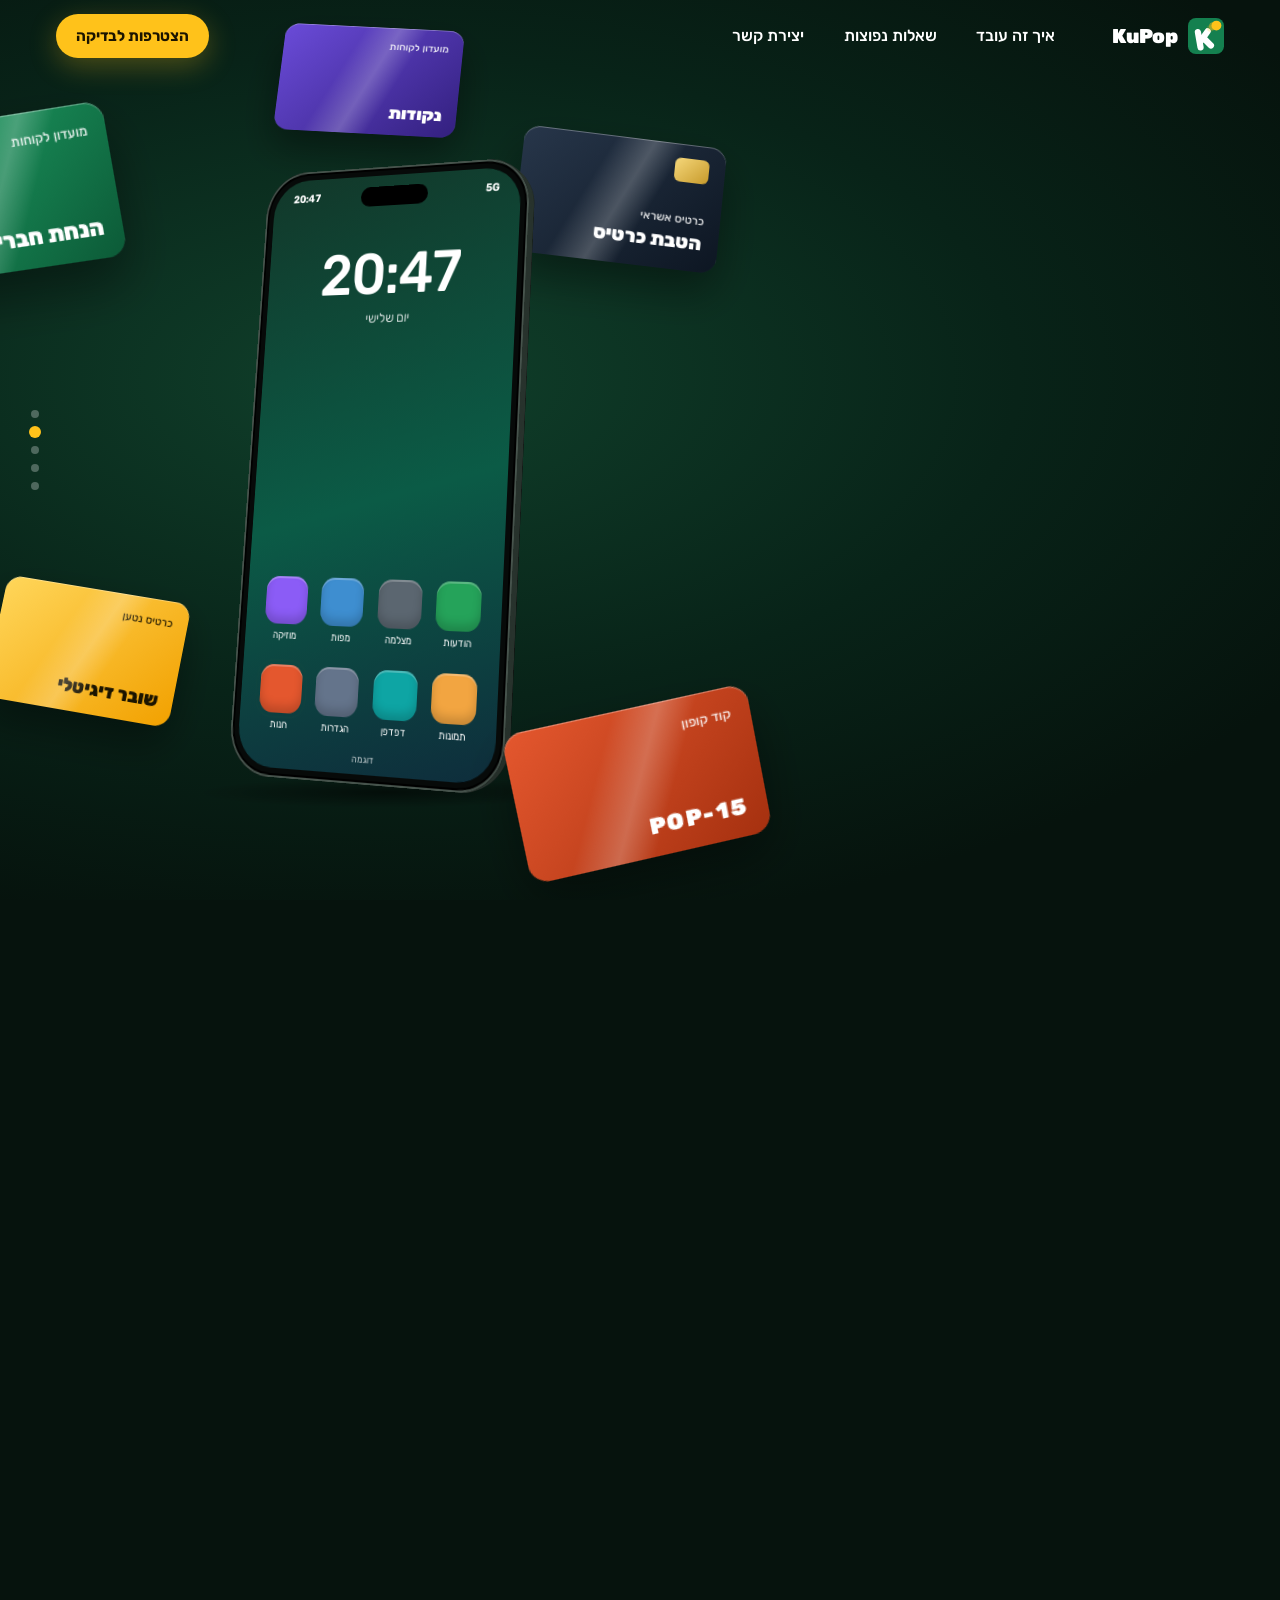
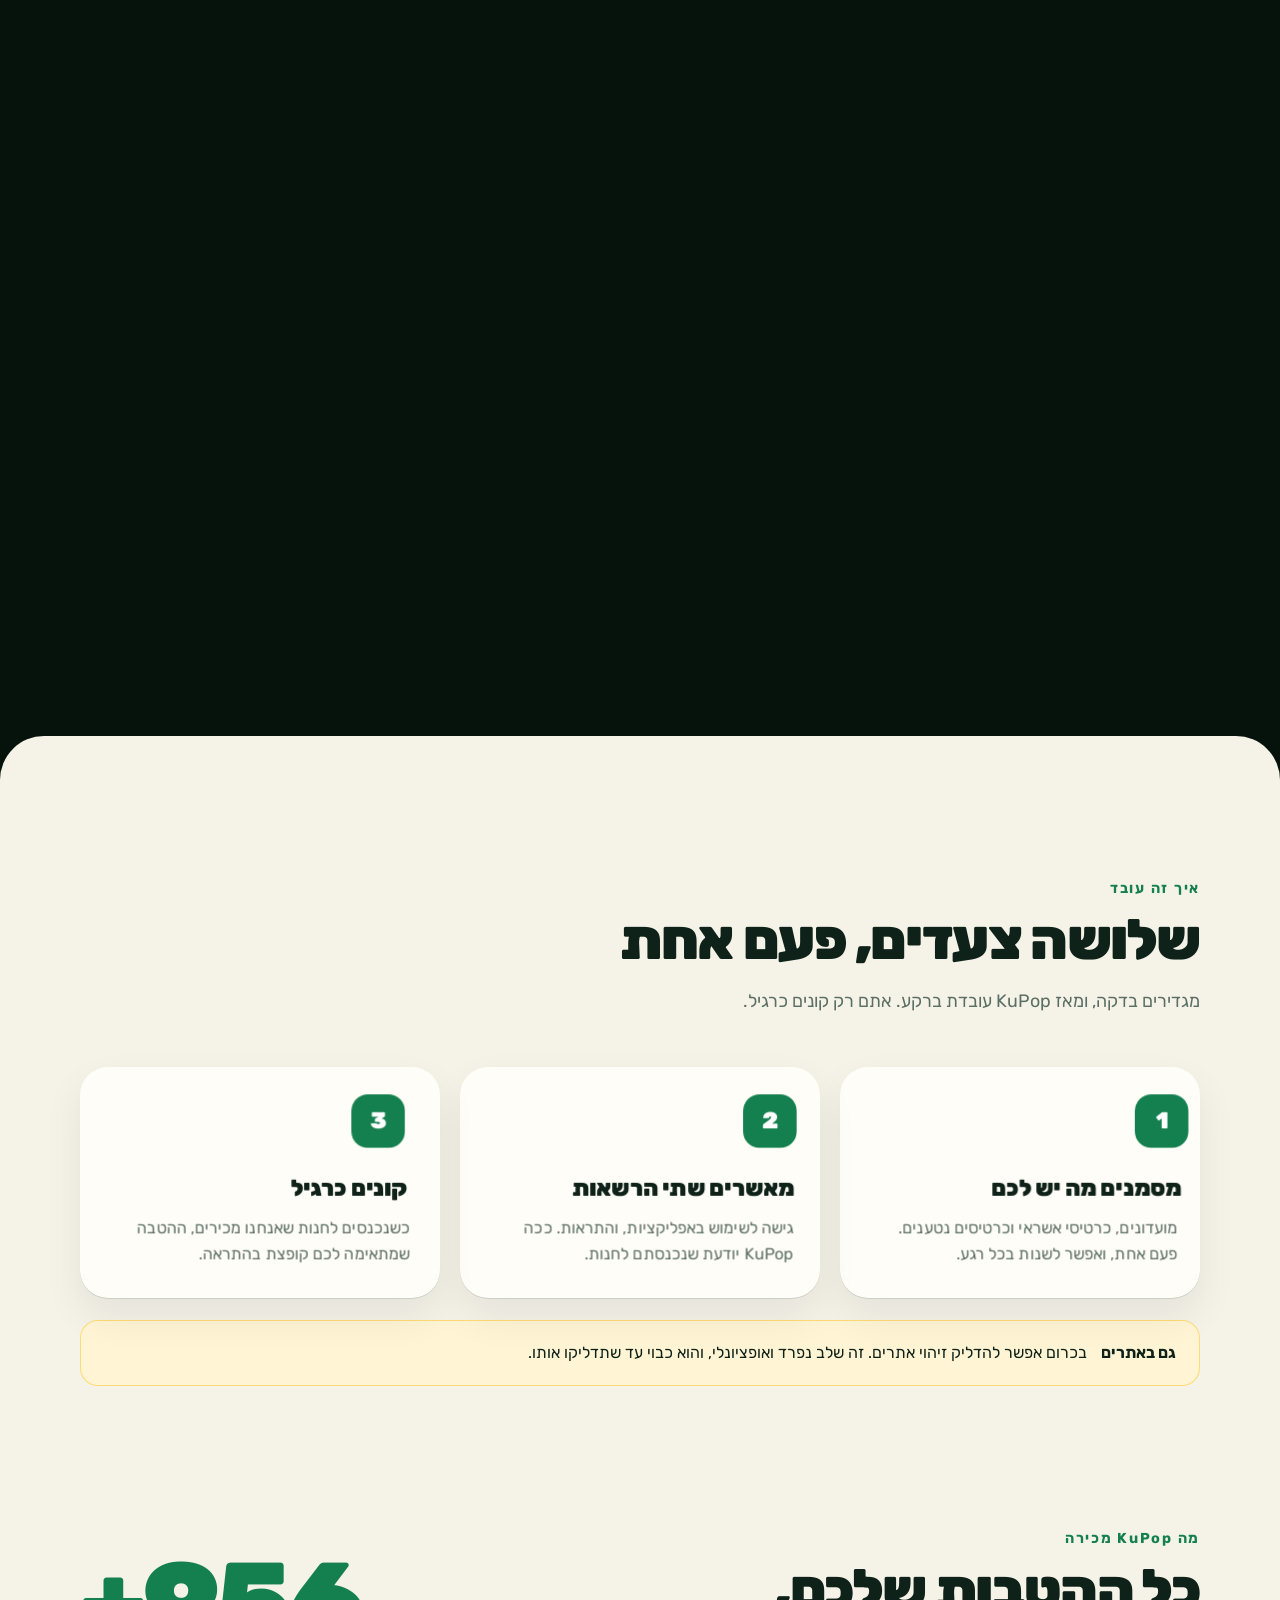
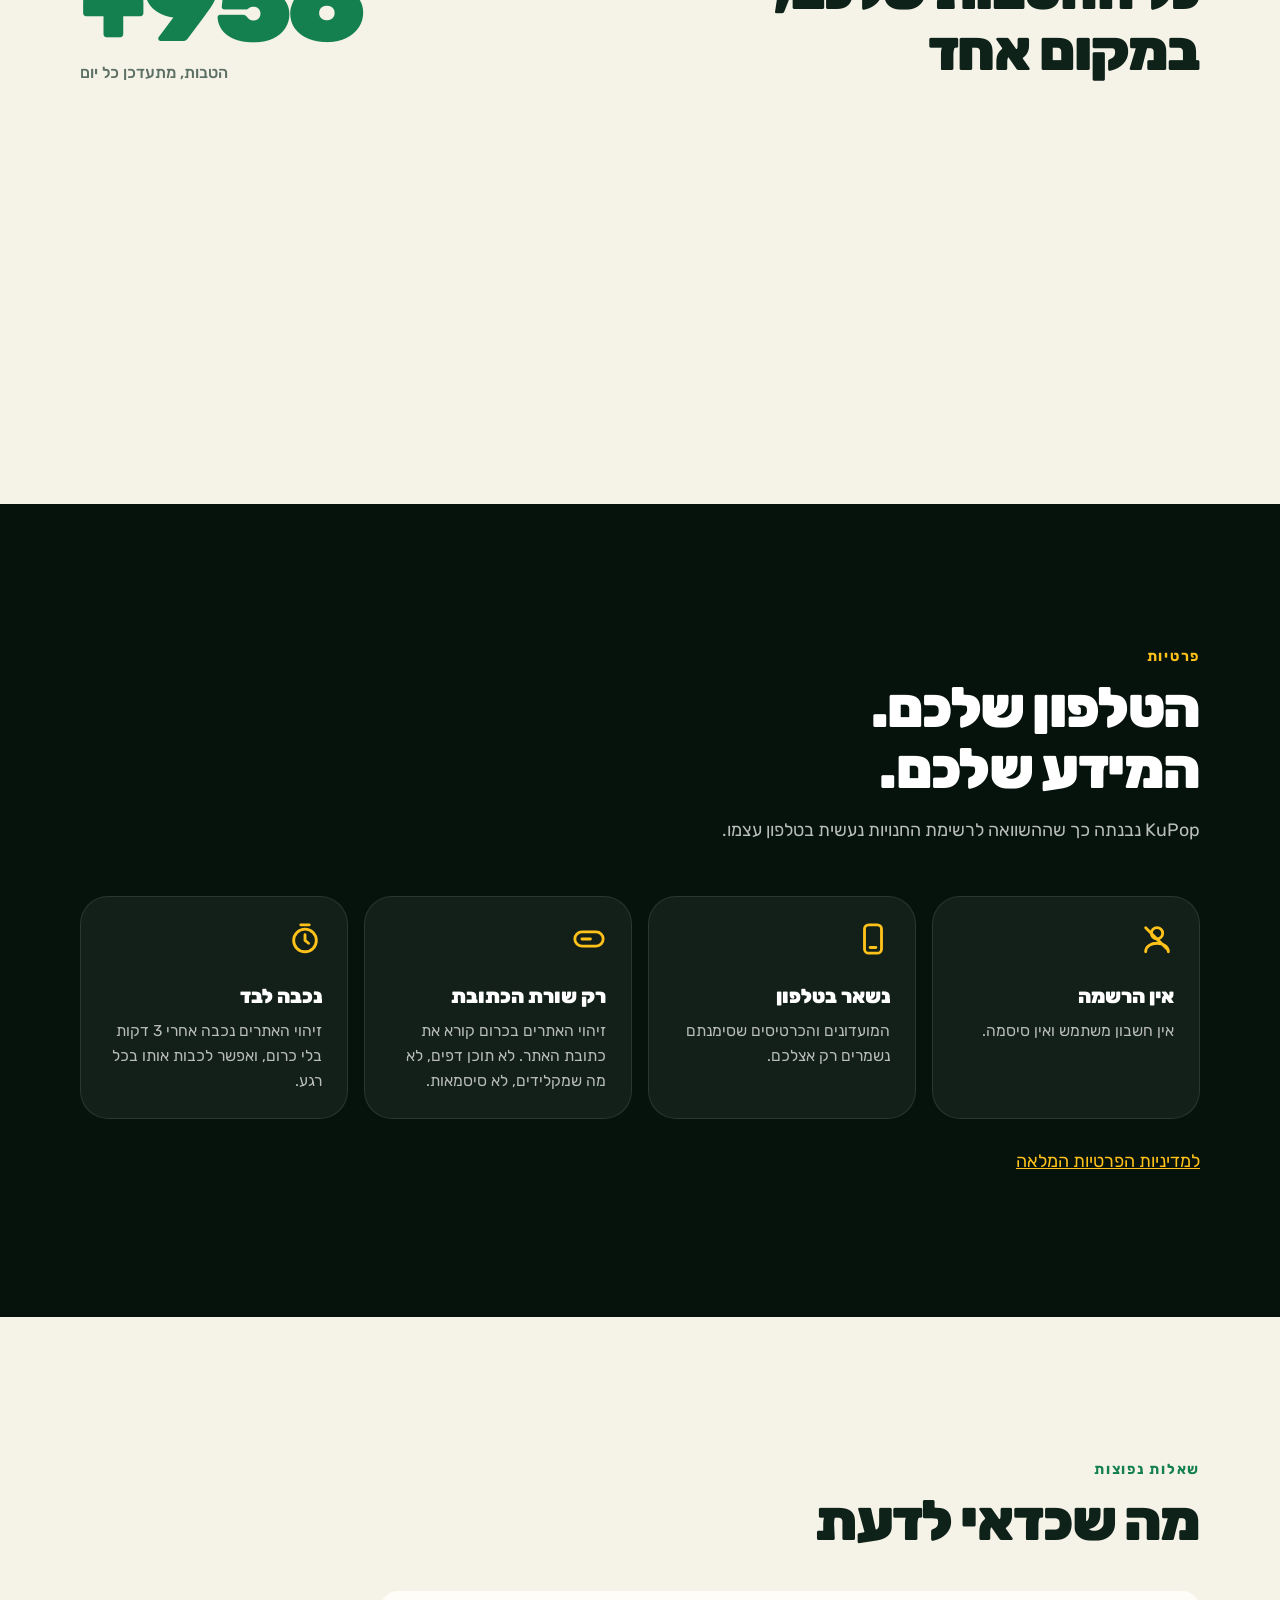
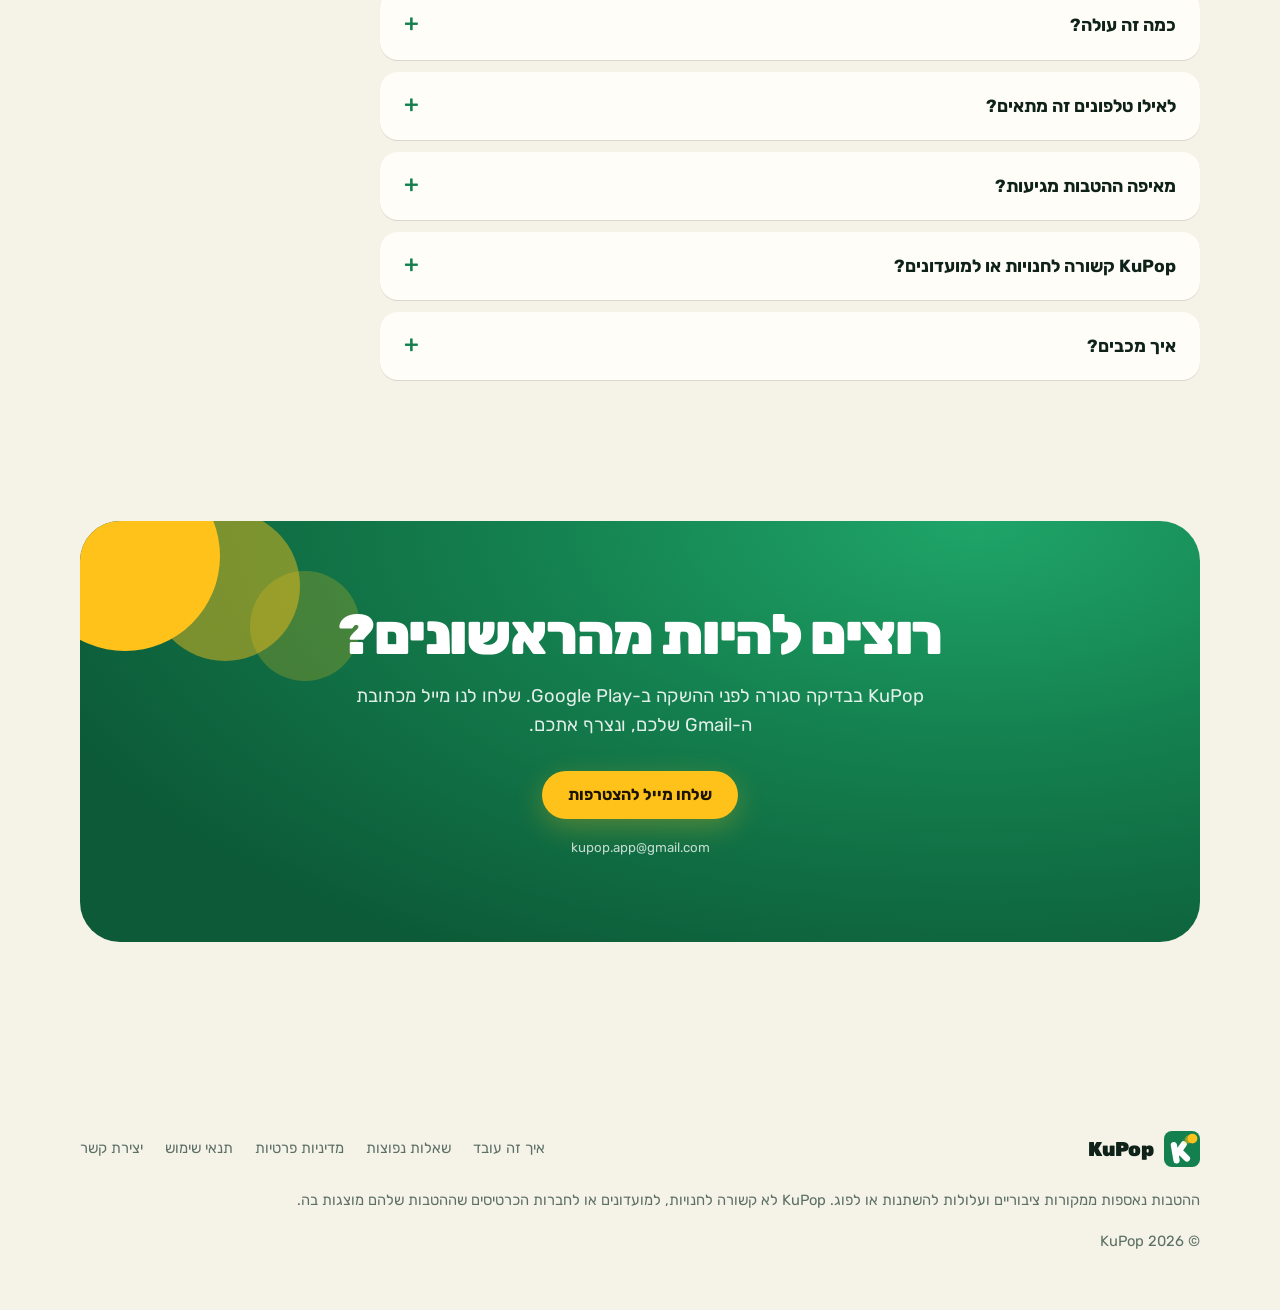
<file: index.html>
<!doctype html>
<html lang="he" dir="rtl">
<head>
<meta charset="utf-8">
<meta name="viewport" content="width=device-width, initial-scale=1, viewport-fit=cover">
<title>KuPop · ההנחה הכי טובה, ברגע הקנייה</title>
<meta name="description" content="KuPop מקפיצה את ההטבה שלכם כשנכנסים לחנות, באפליקציה או באתר בכרום. מועדון, כרטיס אשראי, כרטיס נטען או קוד קופון.">
<meta name="theme-color" content="#06130D">
<link rel="canonical" href="https://www.kupop.co.il/">
<meta property="og:type" content="website">
<meta property="og:site_name" content="KuPop">
<meta property="og:locale" content="he_IL">
<meta property="og:url" content="https://www.kupop.co.il/">
<meta property="og:title" content="KuPop · ההנחה הכי טובה, ברגע הקנייה">
<meta property="og:description" content="KuPop מקפיצה את ההטבה שלכם כשנכנסים לחנות, באפליקציה או באתר בכרום. מועדון, כרטיס אשראי, כרטיס נטען או קוד קופון.">
<script type="application/ld+json">{"@context":"https://schema.org","@graph":[{"@type":"WebSite","@id":"https://www.kupop.co.il/#website","url":"https://www.kupop.co.il/","name":"KuPop","inLanguage":"he"},{"@type":"Organization","@id":"https://www.kupop.co.il/#org","name":"KuPop","url":"https://www.kupop.co.il/","logo":"https://www.kupop.co.il/logo.svg","email":"kupop.app@gmail.com"}]}</script>
<link rel="icon" href="logo.svg" type="image/svg+xml">
<style>
@font-face{font-family:"Rubik"; font-style:normal; font-weight:300 900; font-display:swap; src:url(fonts/rubik-hebrew.woff2) format("woff2");
  unicode-range:U+0307-0308,U+0590-05FF,U+200C-2010,U+20AA,U+25CC,U+FB1D-FB4F}
@font-face{font-family:"Rubik"; font-style:normal; font-weight:300 900; font-display:swap; src:url(fonts/rubik-latin.woff2) format("woff2");
  unicode-range:U+0000-00FF,U+0131,U+0152-0153,U+02BB-02BC,U+02C6,U+02DA,U+02DC,U+0304,U+0308,U+0329,U+2000-206F,U+20AC,U+2122,U+2191,U+2193,U+2212,U+2215,U+FEFF,U+FFFD}
:root{
  --ink:#06130D; --forest:#0B3D2A; --green:#14804F; --green-2:#1FA568; --gold:#FFC21A;
  --bg:#F5F2E8; --surface:#FFFDF7; --text:#0F2219; --muted:#5C6F64; --line:rgba(15,34,25,.12);
  --r-lg:28px; --r-md:18px;
  --ease:cubic-bezier(.2,.8,.2,1);
}
@media (prefers-color-scheme: dark){
  :root{ --bg:#0A1711; --surface:#11231A; --text:#EAF2EC; --muted:#9DB3A6; --line:rgba(234,242,236,.14); }
}
*{box-sizing:border-box}
html{scroll-behavior:smooth; -webkit-text-size-adjust:100%}
body{margin:0; font-family:"Rubik","Heebo","Segoe UI","Noto Sans Hebrew","Arial Hebrew",system-ui,sans-serif;
  background:var(--ink); color:var(--text); line-height:1.6; -webkit-font-smoothing:antialiased; overflow-x:hidden}
a{color:inherit}
h1,h2,h3,p{margin:0}
:focus-visible{outline:3px solid var(--gold); outline-offset:3px; border-radius:6px}

/* ---------- nav ---------- */
.nav{position:fixed; inset:0 0 auto 0; z-index:50; display:flex; align-items:center; justify-content:space-between;
  padding:14px clamp(18px,5vw,56px); color:#fff; transition:background .4s, color .4s, box-shadow .4s}
.nav.solid{background:color-mix(in srgb, var(--bg) 82%, transparent); color:var(--text);
  -webkit-backdrop-filter:blur(18px) saturate(160%); backdrop-filter:blur(18px) saturate(160%); box-shadow:0 1px 0 var(--line)}
.brand{display:flex; align-items:center; gap:10px; font-weight:900; font-size:1.25rem; text-decoration:none; letter-spacing:-.01em}
.brand svg{width:36px; height:36px; display:block}
.btn{display:inline-flex; align-items:center; justify-content:center; gap:8px; min-height:48px; padding:0 26px; border-radius:999px;
  font:inherit; font-weight:700; text-decoration:none; cursor:pointer; border:0; transition:transform .3s var(--ease), box-shadow .3s, background .3s}
.btn-gold{background:var(--gold); color:#1B1400; box-shadow:0 8px 28px rgba(255,194,26,.28)}
.btn-gold:hover{transform:translateY(-2px); box-shadow:0 14px 36px rgba(255,194,26,.42)}
.btn-ghost{color:#fff; box-shadow:inset 0 0 0 1.5px rgba(255,255,255,.4)}
.btn-ghost:hover{background:rgba(255,255,255,.1)}

/* ---------- pinned 3D stage ---------- */
.stage{position:relative; height:620vh; background:var(--ink)}
.pin{position:sticky; top:0; height:100vh; height:100svh; overflow:hidden; color:#fff;
  background:radial-gradient(110% 80% at 30% 42%, #10402B 0%, #082318 45%, var(--ink) 78%)}
.glow-gold{position:absolute; inset:0; opacity:0; pointer-events:none;
  background:radial-gradient(60% 50% at 36% 38%, rgba(255,194,26,.32), transparent 70%)}
.floor{position:absolute; left:-60%; right:-60%; bottom:-12%; height:62%; overflow:hidden; pointer-events:none;
  transform:perspective(900px) rotateX(74deg); transform-origin:50% 100%;
  -webkit-mask-image:radial-gradient(60% 90% at 50% 100%, #000 10%, transparent 75%); mask-image:radial-gradient(60% 90% at 50% 100%, #000 10%, transparent 75%)}
.floor i{position:absolute; inset:-80px 0 0 0; opacity:.5;
  background:
    repeating-linear-gradient(0deg, rgba(31,165,104,.55) 0 1.5px, transparent 1.5px 80px),
    repeating-linear-gradient(90deg, rgba(31,165,104,.55) 0 1.5px, transparent 1.5px 80px)}

.scene{position:absolute; inset:0; perspective:1400px; perspective-origin:50% 46%; direction:ltr; z-index:2; pointer-events:none}
.enter,.world,.phone,.phone-in{transform-style:preserve-3d}
.enter{position:absolute; left:50%; top:50%; animation:enter 1.5s var(--ease) both}
@keyframes enter{from{transform:translate3d(0,120px,-900px) rotateY(24deg)} to{transform:none}}
.world{position:absolute; left:0; top:0}

.shadow{position:absolute; left:0; top:0; width:360px; height:70px; margin:-35px 0 0 -180px; border-radius:50%;
  background:radial-gradient(closest-side, rgba(0,0,0,.55), transparent); will-change:transform}

/* phone */
.phone{position:absolute; left:0; top:0; width:290px; height:600px; margin:-300px 0 0 -145px; will-change:transform}
.phone-in{position:absolute; inset:0; animation:bob 7s ease-in-out infinite}
@keyframes bob{50%{transform:translate3d(0,-10px,0) rotateZ(.6deg)}}
.slice{position:absolute; inset:0; border-radius:46px; background:#27322c}
.slice.back{background:linear-gradient(160deg,#1c2520,#0d1310)}
.body{position:absolute; inset:0; border-radius:46px; background:#070a09; box-shadow:inset 0 0 0 2px #46534c, inset 0 0 0 4px #000}
.screen{position:absolute; inset:9px; border-radius:38px; overflow:hidden; direction:rtl; background:#000; font-size:13px; line-height:1.35; color:#10231A}
.island{position:absolute; top:20px; left:50%; width:74px; height:20px; margin-left:-37px; border-radius:12px; background:#000; z-index:6}
.scr{position:absolute; inset:0; will-change:opacity,transform}
.status{display:flex; justify-content:space-between; padding:13px 22px 0; font-size:11px; font-weight:700; color:#fff; direction:ltr}
/* home */
.scr-home{background:linear-gradient(165deg,#12382a,#0b5b46 55%,#0e2d3c); color:#fff}
.clock{margin-top:44px; text-align:center; font-size:58px; font-weight:500; letter-spacing:-.02em; direction:ltr; line-height:1}
.date{text-align:center; font-size:13px; opacity:.8; margin-top:6px}
.apps{position:absolute; inset:auto 18px 34px 18px; display:grid; grid-template-columns:repeat(4,1fr); gap:20px 10px}
.app{display:grid; justify-items:center; gap:5px; font-size:10px}
.app i{width:46px; height:46px; border-radius:14px; background:var(--c); box-shadow:inset 0 -6px 10px rgba(0,0,0,.18), inset 0 2px 0 rgba(255,255,255,.25)}
.app-store i{position:relative}
.app-store i::after{content:""; position:absolute; inset:-5px; border-radius:18px; border:2px solid var(--gold); opacity:var(--ring,0); transform:scale(calc(1 + var(--ring,0)*.12))}
/* store */
.scr-store{background:#FBF7F0; transform-origin:79% 63%}
.scr-store .status{color:#10231A}
.s-bar{display:flex; align-items:center; justify-content:space-between; padding:14px 18px 10px; font-weight:900; font-size:16px}
.s-bar small{font-weight:500; font-size:10px; color:#7b857f; display:block}
.s-cart{width:30px; height:30px; border-radius:10px; background:#10231A}
.s-hero{margin:4px 14px 12px; height:128px; border-radius:18px; padding:16px; color:#fff; display:flex; flex-direction:column; justify-content:flex-end;
  background:linear-gradient(135deg,#E4572E,#F2A541)}
.s-hero b{font-size:19px; font-weight:900; line-height:1.15}
.s-grid{display:grid; grid-template-columns:1fr 1fr; gap:10px; padding:0 14px}
.s-item{border-radius:14px; background:#fff; padding:8px; box-shadow:0 2px 8px rgba(16,35,26,.06)}
.s-item i{display:block; height:74px; border-radius:10px; background:var(--c)}
.s-item u{display:block; height:7px; width:70%; margin-top:8px; border-radius:4px; background:#e4e0d6}
.s-item u+u{width:40%}
.s-pay{position:absolute; inset:auto 14px 26px 14px; height:48px; border-radius:16px; background:#10231A; color:#fff; display:flex; align-items:center; justify-content:space-between; padding:0 18px; font-weight:700}
/* saved */
.scr-saved{background:radial-gradient(120% 70% at 50% 30%, #1FA568, #14804F 60%, #0e6a40); color:#fff; display:flex; flex-direction:column; align-items:center; justify-content:center; text-align:center}
.scr-saved small{font-size:15px; opacity:.9}
.scr-saved b{font-size:74px; font-weight:900; line-height:1; margin:6px 0 8px; direction:ltr}
.scr-saved b span{font-size:.5em; margin-inline-start:.12em}
.scr-saved em{font-style:normal; font-size:13px; opacity:.9}
/* notification */
.notif{position:absolute; inset:46px 10px auto 10px; z-index:5; padding:12px 14px 10px; border-radius:22px; background:#fff; box-shadow:0 14px 34px rgba(0,0,0,.28); will-change:transform,opacity}
.n-head{display:flex; align-items:center; gap:6px; font-size:10px; color:#6d7a73}
.n-head svg{width:16px; height:16px}
.n-title{font-weight:900; font-size:15px; margin-top:6px}
.n-text{font-size:12px; color:#3f4f47; margin-top:2px}
.n-actions{display:flex; align-items:center; gap:12px; margin-top:10px; font-size:11px; color:#6d7a73}
.n-actions b{background:var(--green); color:#fff; border-radius:999px; padding:5px 14px; font-weight:700}
.demo-tag{position:absolute; inset:auto 0 8px 0; text-align:center; font-size:9px; color:rgba(255,255,255,.75); mix-blend-mode:difference; z-index:7}
/* coin */
.coin,.echo{position:absolute; left:50%; top:50%; width:84px; height:84px; margin:-42px 0 0 -42px; border-radius:50%; opacity:0; will-change:transform,opacity}
.coin{background:radial-gradient(circle at 35% 30%, #FFE38A, var(--gold) 55%, #E0A100); display:grid; place-items:center;
  box-shadow:inset 0 0 0 5px rgba(255,255,255,.28), 0 12px 30px rgba(255,194,26,.45)}
.coin span{font-weight:900; font-size:40px; color:#8a6400; line-height:1}
.echo{background:var(--gold)}

/* floating benefit cards */
.card{position:absolute; left:0; top:0; width:200px; height:126px; margin:-63px 0 0 -100px; direction:rtl; will-change:transform,opacity}
.card-in{position:absolute; inset:0; border-radius:16px; padding:14px 16px; color:#fff; overflow:hidden; display:flex; flex-direction:column; justify-content:space-between;
  background:var(--bgc); box-shadow:0 20px 44px rgba(0,0,0,.4), inset 0 1px 0 rgba(255,255,255,.3); animation:float var(--d,6s) ease-in-out var(--dl,0s) infinite}
@keyframes float{50%{transform:translate3d(0,-12px,0) rotate(1.4deg)}}
.card-in::after{content:""; position:absolute; inset:0; background:linear-gradient(115deg, transparent 35%, rgba(255,255,255,.22) 50%, transparent 62%)}
.card small{font-size:11px; opacity:.85; font-weight:500}
.card b{font-size:19px; font-weight:900; line-height:1.1}
.card i{width:34px; height:24px; border-radius:6px; background:linear-gradient(135deg,#f5d77a,#c79a2b); display:block}
.card.dark .card-in{color:#1B1400}

/* captions */
.caps{position:absolute; inset:0; z-index:5; pointer-events:none}
.cap{position:absolute; top:0; bottom:0; inset-inline-start:clamp(24px,7vw,110px); width:min(38vw,540px); display:flex; flex-direction:column; justify-content:center; align-items:flex-start; will-change:transform,opacity}
.cap a{pointer-events:auto}
.eyebrow{display:inline-flex; align-items:center; gap:8px; padding:6px 14px; border-radius:999px; font-size:.85rem; font-weight:500; color:var(--gold);
  background:rgba(255,194,26,.1); box-shadow:inset 0 0 0 1px rgba(255,194,26,.35); margin-bottom:22px}
.eyebrow::before{content:""; width:8px; height:8px; border-radius:50%; background:var(--gold)}
.cap h1,.cap h2{font-weight:900; letter-spacing:-.025em; line-height:1.04; text-wrap:balance}
.cap h1{font-size:clamp(2.5rem,5.4vw,5rem)}
.cap h2{font-size:clamp(2.2rem,4.6vw,4.2rem)}
.cap h1 em,.cap h2 em{font-style:normal; color:var(--gold)}
.cap p{margin-top:20px; font-size:clamp(1.05rem,1.35vw,1.3rem); color:rgba(255,255,255,.78); max-width:30em}
.cta{display:flex; flex-wrap:wrap; gap:12px; margin-top:32px}
.step-no{font-size:.9rem; font-weight:700; color:var(--gold); letter-spacing:.14em; margin-bottom:14px}

.dots{position:absolute; inset-inline-end:clamp(14px,2.4vw,34px); top:50%; transform:translateY(-50%); display:grid; gap:10px; z-index:6}
.dots i{width:8px; height:8px; border-radius:50%; background:rgba(255,255,255,.28); transition:background .3s, transform .3s}
.dots i.on{background:var(--gold); transform:scale(1.5)}
.hint{position:absolute; inset:auto 0 22px 0; text-align:center; font-size:.85rem; color:rgba(255,255,255,.6); z-index:6; transition:opacity .4s}
.hint::after{content:""; display:block; width:1.5px; height:26px; margin:8px auto 0; background:linear-gradient(var(--gold),transparent); animation:drip 1.8s ease-in-out infinite}
@keyframes drip{0%{transform:scaleY(0); transform-origin:top}50%{transform:scaleY(1); transform-origin:top}51%{transform-origin:bottom}100%{transform:scaleY(0); transform-origin:bottom}}

/* ---------- content sections ---------- */
.sheet{position:relative; z-index:3; background:var(--bg); border-radius:44px 44px 0 0; margin-top:-44px}
section.block{padding:clamp(72px,11vw,150px) clamp(20px,6vw,80px)}
.wrap{max-width:1120px; margin:0 auto}
.kicker{font-weight:700; color:var(--green); letter-spacing:.12em; font-size:.9rem}
@media (prefers-color-scheme: dark){ .kicker{color:var(--green-2)} }
.block h2{font-size:clamp(2rem,4.4vw,3.6rem); font-weight:900; letter-spacing:-.025em; line-height:1.08; margin-top:10px; text-wrap:balance}
.lead{margin-top:16px; font-size:clamp(1.05rem,1.4vw,1.25rem); color:var(--muted); max-width:36em}
:where(.js) .reveal{opacity:0; transform:translate3d(0,34px,0); transition:opacity .8s var(--ease), transform .8s var(--ease); transition-delay:var(--rd,0s)}
.reveal.in{opacity:1; transform:none}

.steps{display:grid; grid-template-columns:repeat(auto-fit,minmax(250px,1fr)); gap:20px; margin-top:52px; perspective:1200px}
.tile{position:relative; padding:30px 28px 32px; border-radius:var(--r-lg); background:var(--surface); box-shadow:0 1px 0 var(--line), 0 18px 40px rgba(15,34,25,.07);
  transform-style:preserve-3d; transition:transform .5s var(--ease), box-shadow .5s}
.tile .num{display:grid; place-items:center; width:52px; height:52px; border-radius:16px; background:var(--green); color:#fff; font-weight:900; font-size:1.4rem; transform:translateZ(36px)}
.tile h3{font-size:1.4rem; font-weight:900; margin-top:22px; transform:translateZ(22px)}
.tile p{color:var(--muted); margin-top:8px; transform:translateZ(12px)}
.note{display:flex; gap:14px; align-items:flex-start; margin-top:22px; padding:20px 24px; border-radius:var(--r-md); background:color-mix(in srgb, var(--gold) 16%, var(--surface)); box-shadow:inset 0 0 0 1px color-mix(in srgb, var(--gold) 50%, transparent)}
.note b{white-space:nowrap}

/* types fan */
.types-head{display:flex; flex-wrap:wrap; align-items:flex-end; justify-content:space-between; gap:24px}
.count{font-weight:900; line-height:1; font-size:clamp(3.4rem,9vw,7rem); letter-spacing:-.04em; color:var(--green); direction:ltr}
@media (prefers-color-scheme: dark){ .count{color:var(--gold)} }
.count small{display:block; font-size:1rem; letter-spacing:0; font-weight:500; color:var(--muted); direction:rtl; text-align:end; margin-top:6px}
.fan{display:grid; grid-template-columns:repeat(4,1fr); gap:18px; margin-top:52px; perspective:1300px}
.type{min-height:230px; border-radius:var(--r-lg); padding:26px; color:#fff; background:var(--bgc); display:flex; flex-direction:column; justify-content:space-between;
  box-shadow:0 24px 50px rgba(15,34,25,.18), inset 0 1px 0 rgba(255,255,255,.3); will-change:transform,opacity}
.type h3{font-size:1.5rem; font-weight:900; line-height:1.15}
.type p{opacity:.9; font-size:.98rem}
.type.gold{color:#1B1400}

/* privacy */
.dark-block{background:var(--ink); color:#fff}
.dark-block .lead{color:rgba(255,255,255,.72)}
.dark-block .kicker{color:var(--gold)}
.facts{display:grid; grid-template-columns:repeat(4,1fr); gap:16px; margin-top:52px}
.fact{padding:26px; border-radius:var(--r-lg); background:rgba(255,255,255,.05); box-shadow:inset 0 0 0 1px rgba(255,255,255,.1)}
.fact svg{width:34px; height:34px; stroke:var(--gold); fill:none; stroke-width:2; stroke-linecap:round; stroke-linejoin:round}
.fact h3{font-size:1.25rem; font-weight:900; margin-top:16px}
.fact p{color:rgba(255,255,255,.7); margin-top:6px; font-size:.98rem}

/* faq */
.faq{margin-top:40px; display:grid; gap:12px; max-width:820px}
.faq details{border-radius:var(--r-md); background:var(--surface); box-shadow:0 1px 0 var(--line)}
.faq summary{list-style:none; cursor:pointer; padding:20px 24px; font-weight:700; font-size:1.1rem; display:flex; justify-content:space-between; gap:16px; min-height:44px}
.faq summary::-webkit-details-marker{display:none}
.faq summary::after{content:"+"; font-weight:500; font-size:1.5rem; line-height:1; color:var(--green); transition:transform .3s}
.faq details[open] summary::after{transform:rotate(45deg)}
.faq p{padding:0 24px 22px; color:var(--muted)}

/* join */
.join{position:relative; overflow:hidden; border-radius:40px; padding:clamp(40px,7vw,84px); color:#fff; text-align:center;
  background:radial-gradient(90% 120% at 80% 0%, #1FA568, var(--green) 45%, #0c5a37)}
#join{scroll-margin-top:88px}
.join h2{margin:0}
.join p{margin:16px auto 30px; max-width:32em; color:rgba(255,255,255,.88); font-size:1.15rem}
.join small{display:block; margin-top:18px; color:rgba(255,255,255,.75); direction:ltr}
.join .orb{position:absolute; border-radius:50%; background:var(--gold); pointer-events:none}
.join .orb.a{width:190px; height:190px; inset:-60px auto auto -50px}
.join .orb.b{width:150px; height:150px; inset:-10px auto auto 70px; opacity:.45}
.join .orb.c{width:110px; height:110px; inset:50px auto auto 170px; opacity:.22}
.join > *:not(.orb){position:relative}

footer{background:var(--bg); padding:44px clamp(20px,6vw,80px) 56px; color:var(--muted); font-size:.92rem}
footer .wrap{display:grid; gap:18px}
.f-top{display:flex; flex-wrap:wrap; align-items:center; justify-content:space-between; gap:16px}
.f-links{display:flex; flex-wrap:wrap; gap:6px 22px}
.f-links a{text-decoration:none; padding:8px 0; min-height:44px; display:inline-flex; align-items:center}
.f-links a:hover{color:var(--text)}
footer .brand{color:var(--text)}

@media (max-width:1100px){ .facts{grid-template-columns:repeat(2,1fr)} }
@media (max-width:900px){ .fan{grid-template-columns:repeat(2,1fr)} .type{min-height:190px} }
@media (max-width:520px){ .facts{grid-template-columns:1fr} .fan{gap:12px} .type{padding:20px; min-height:170px} .type h3{font-size:1.2rem} .type p{font-size:.9rem} }
/* ---------- mobile ---------- */
@media (max-width:819px){
  .cap{inset-inline:20px; width:auto; justify-content:flex-start; align-items:center; text-align:center; padding-top:78px}
  .cap h1{font-size:clamp(2rem,9vw,2.7rem)}
  .cap h2{font-size:clamp(1.9rem,8.4vw,2.5rem)}
  .cap p{margin-top:12px; font-size:1rem}
  .eyebrow{margin-bottom:14px}
  .cta{justify-content:center; margin-top:18px; gap:10px}
  .cta .btn{min-height:44px; padding:0 20px; font-size:.95rem}
  .step-no{margin-bottom:8px}
  .hint{display:none}
  #how,#faq{scroll-margin-top:24px}
  .glow-gold{background:radial-gradient(70% 40% at 50% 62%, rgba(255,194,26,.32), transparent 70%)}
  .sheet{border-radius:30px 30px 0 0; margin-top:-30px}
  .count small{text-align:start}
  .join .orb{transform:scale(.55); transform-origin:0 0}
}
@media (prefers-reduced-motion: reduce){
  html{scroll-behavior:auto}
  .phone-in,.card-in,.hint::after,.enter{animation:none}
  .reveal{opacity:1; transform:none; transition:none}
}
</style>
<link rel="stylesheet" href="nav.css">
<script src="nav.js"></script>
</head>
<body>

<svg width="0" height="0" style="position:absolute" aria-hidden="true"><defs>
  <symbol id="logo" viewBox="0 0 512 512"><rect width="512" height="512" rx="112" fill="#14804F"/>
    <g transform="rotate(-10 256 280) translate(-24,30)" stroke="#fff" stroke-width="88" stroke-linecap="round" fill="none"><path d="M180,152V372"/><path d="M196,288L320,164"/><path d="M240,244L330,372"/></g>
    <circle cx="316" cy="150" r="46" fill="#FFC21A" opacity=".22"/><circle cx="356" cy="118" r="56" fill="#FFC21A" opacity=".45"/><circle cx="404" cy="108" r="70" fill="#FFC21A"/></symbol>
</defs></svg>

<header class="nav" id="nav">
  <a class="brand" href="#top" aria-label="KuPop" aria-current="page"><svg><use href="#logo"/></svg>KuPop</a>
  <button class="nav-btn" id="nav-btn" type="button" aria-label="תפריט" aria-expanded="false" aria-controls="nav-menu"><svg viewBox="0 0 24 24" aria-hidden="true"><path class="bars" d="M4 7h16M4 12h16M4 17h16"/><path class="x" d="M6 6l12 12M18 6L6 18"/></svg></button>
  <nav class="nav-menu" id="nav-menu" aria-label="תפריט ראשי">
    <ul class="nav-links">
      <li><a href="#how">איך זה עובד</a></li>
      <li><a href="#faq">שאלות נפוצות</a></li>
      <li><a href="contact.html">יצירת קשר</a></li>
    </ul>
    <a class="nav-join" href="#join">הצטרפות לבדיקה</a>
  </nav>
</header>

<main id="top">
<section class="stage" id="stage" aria-label="איך KuPop עובדת">
  <div class="pin">
    <div class="glow-gold" id="glowGold"></div>
    <div class="floor" aria-hidden="true"><i id="floor"></i></div>

    <div class="scene" aria-hidden="true">
      <div class="enter"><div class="world" id="world">
        <div class="shadow" id="shadow"></div>

        <div class="card" data-x="-230" data-y="-190" data-z="120" data-rx="-10" data-ry="28" data-rz="-8" data-spin="-95">
          <div class="card-in" style="--bgc:linear-gradient(135deg,#1FA568,#0c5a37);--d:6.5s"><small>מועדון לקוחות</small><b>הנחת חברים</b></div></div>
        <div class="card" data-x="190" data-y="-215" data-z="-60" data-rx="8" data-ry="-32" data-rz="6" data-spin="105">
          <div class="card-in" style="--bgc:linear-gradient(135deg,#27364a,#0d1622);--d:7.4s;--dl:-2s"><i></i><div><small>כרטיס אשראי</small><br><b>הטבת כרטיס</b></div></div></div>
        <div class="card dark" data-x="-265" data-y="160" data-z="-120" data-rx="12" data-ry="34" data-rz="9" data-spin="-110">
          <div class="card-in" style="--bgc:linear-gradient(135deg,#FFD65A,#F2A100);--d:5.8s;--dl:-1s"><small>כרטיס נטען</small><b>שובר דיגיטלי</b></div></div>
        <div class="card" data-x="205" data-y="205" data-z="140" data-rx="-8" data-ry="-24" data-rz="-11" data-spin="85">
          <div class="card-in" style="--bgc:linear-gradient(135deg,#E4572E,#a5300f);--d:6.9s;--dl:-3s"><small>קוד קופון</small><b dir="ltr" style="text-align:end;letter-spacing:.08em">POP-15</b></div></div>
        <div class="card" data-x="-40" data-y="-345" data-z="-200" data-rx="18" data-ry="12" data-rz="4" data-spin="-40">
          <div class="card-in" style="--bgc:linear-gradient(135deg,#6a4bd8,#33207f);--d:8s;--dl:-4s"><small>מועדון לקוחות</small><b>נקודות</b></div></div>

        <div class="phone" id="phone"><div class="phone-in" id="phoneIn">
          <div class="body">
            <div class="screen">
              <div class="scr scr-home" id="scrHome">
                <div class="status"><span>20:47</span><span>5G</span></div>
                <div class="clock">20:47</div><div class="date">יום שלישי</div>
                <div class="apps">
                  <div class="app"><i style="--c:#25A35A"></i>הודעות</div>
                  <div class="app"><i style="--c:#5B6670"></i>מצלמה</div>
                  <div class="app"><i style="--c:#3E8ED0"></i>מפות</div>
                  <div class="app"><i style="--c:#8B5CF6"></i>מוזיקה</div>
                  <div class="app"><i style="--c:#F2A541"></i>תמונות</div>
                  <div class="app"><i style="--c:#0EA5A4"></i>דפדפן</div>
                  <div class="app"><i style="--c:#64748B"></i>הגדרות</div>
                  <div class="app app-store" id="appStore"><i style="--c:#E4572E"></i>חנות</div>
                </div>
              </div>
              <div class="scr scr-store" id="scrStore">
                <div class="status"><span>20:47</span><span>5G</span></div>
                <div class="s-bar"><div>חנות לדוגמה<small>משלוח חינם מעל 199 ₪</small></div><span class="s-cart"></span></div>
                <div class="s-hero"><b>קולקציית<br>חורף</b></div>
                <div class="s-grid">
                  <div class="s-item"><i style="--c:#d8e6dd"></i><u></u><u></u></div>
                  <div class="s-item"><i style="--c:#f3dccb"></i><u></u><u></u></div>
                  <div class="s-item"><i style="--c:#dcdff2"></i><u></u><u></u></div>
                  <div class="s-item"><i style="--c:#f4e7b8"></i><u></u><u></u></div>
                </div>
                <div class="s-pay"><span>לתשלום</span><span>200 ₪</span></div>
              </div>
              <div class="scr scr-saved" id="scrSaved">
                <small>חסכתם</small><b><span>₪</span><i id="savedNum" style="font-style:normal">0</i></b><em>בחנות לדוגמה, בלי לחפש</em>
              </div>
              <div class="notif" id="notif">
                <div class="n-head"><svg><use href="#logo"/></svg>KuPop · עכשיו</div>
                <div class="n-title">שובר 200 ₪ ב-170 ₪</div>
                <div class="n-text">דרך המועדון שלכם · חוסכים 30 ₪</div>
                <div class="n-actions"><b>לרכישה</b><span>השתמשתי</span><span>השתקה…</span></div>
              </div>
              <div class="demo-tag">דוגמה</div>
            </div>
            <div class="island"></div>
          </div>
          <div class="echo" id="echo2"></div><div class="echo" id="echo1"></div>
          <div class="coin" id="coin"><span>₪</span></div>
        </div></div>
      </div></div>
    </div>

    <div class="caps">
      <div class="cap" data-from="-1" data-to="0.145">
        <span class="eyebrow">בקרוב ב-Google Play</span>
        <h1>ההנחה הכי טובה, <em>ברגע הקנייה</em></h1>
        <p>KuPop מקפיצה את ההטבה שלכם כשנכנסים לחנות. באפליקציה או באתר, בלי לחפש.</p>
        <div class="cta"><a class="btn btn-gold" href="#join">הצטרפות לבדיקה הסגורה</a><a class="btn btn-ghost" href="#how">איך זה עובד</a></div>
      </div>
      <div class="cap" data-from="0.175" data-to="0.335">
        <div class="step-no">01</div>
        <h2>מועדון. אשראי. נטען. <em>קופון.</em></h2>
        <p>יש לכם הטבות בכל מקום. ברגע הקנייה קשה לזכור איזו מהן שווה בחנות הזו.</p>
      </div>
      <div class="cap" data-from="0.37" data-to="0.525">
        <div class="step-no">02</div>
        <h2>נכנסים <em>לחנות.</em></h2>
        <p>באפליקציה של החנות או באתר שלה בכרום. לא צריך לפתוח את KuPop ולא לחפש כלום.</p>
      </div>
      <div class="cap" data-from="0.56" data-to="0.73">
        <div class="step-no">03</div>
        <h2>וההטבה <em>קופצת.</em></h2>
        <p>התראה אחת עם ההטבה שמתאימה למה שסימנתם, ואיך לממש אותה. עד שלוש הטבות, בלי פרסומות.</p>
      </div>
      <div class="cap" data-from="0.765" data-to="2">
        <div class="step-no">04</div>
        <h2>חסכתם. <em>בלי לחפש.</em></h2>
        <p>הדוגמה כאן להמחשה בלבד. ההטבות האמיתיות תלויות במועדונים ובכרטיסים שלכם.</p>
      </div>
    </div>

    <div class="dots" id="dots" aria-hidden="true"><i></i><i></i><i></i><i></i><i></i></div>
    <div class="hint" id="hint" aria-hidden="true">גללו למטה</div>
  </div>
</section>

<div class="sheet">
  <section class="block" id="how">
    <div class="wrap">
      <div class="kicker reveal">איך זה עובד</div>
      <h2 class="reveal">שלושה צעדים, פעם אחת</h2>
      <p class="lead reveal">מגדירים בדקה, ומאז KuPop עובדת ברקע. אתם רק קונים כרגיל.</p>
      <div class="steps">
        <article class="tile tilt reveal"><div class="num">1</div><h3>מסמנים מה יש לכם</h3><p>מועדונים, כרטיסי אשראי וכרטיסים נטענים. פעם אחת, ואפשר לשנות בכל רגע.</p></article>
        <article class="tile tilt reveal" style="--rd:.1s"><div class="num">2</div><h3>מאשרים שתי הרשאות</h3><p>גישה לשימוש באפליקציות, והתראות. ככה KuPop יודעת שנכנסתם לחנות.</p></article>
        <article class="tile tilt reveal" style="--rd:.2s"><div class="num">3</div><h3>קונים כרגיל</h3><p>כשנכנסים לחנות שאנחנו מכירים, ההטבה שמתאימה לכם קופצת בהתראה.</p></article>
      </div>
      <div class="note reveal"><b>גם באתרים</b><span>בכרום אפשר להדליק זיהוי אתרים. זה שלב נפרד ואופציונלי, והוא כבוי עד שתדליקו אותו.</span></div>
    </div>
  </section>

  <section class="block" id="types" style="padding-top:0">
    <div class="wrap">
      <div class="types-head">
        <div><div class="kicker reveal">מה KuPop מכירה</div><h2 class="reveal">כל ההטבות שלכם,<br>במקום אחד</h2></div>
        <div class="count reveal" aria-label="מעל 1,000 הטבות">+<span id="count">1,000</span><small>הטבות, מתעדכן כל יום</small></div>
      </div>
      <div class="fan" id="fan">
        <article class="type" style="--bgc:linear-gradient(150deg,#1FA568,#0c5a37)"><h3>מועדוני לקוחות</h3><p>הנחות ושוברים שמגיעים לכם כחברי מועדון.</p></article>
        <article class="type" style="--bgc:linear-gradient(150deg,#27364a,#0d1622)"><h3>כרטיסי אשראי</h3><p>ההטבות של הכרטיס שכבר נמצא בארנק.</p></article>
        <article class="type gold" style="--bgc:linear-gradient(150deg,#FFD65A,#F2A100)"><h3>כרטיסים נטענים</h3><p>איפה הכרטיס מתקבל, וכמה חוסכים איתו.</p></article>
        <article class="type" style="--bgc:linear-gradient(150deg,#E4572E,#a5300f)"><h3>קודי קופון</h3><p>קוד הנחה לקופה, כשיש כזה.</p></article>
      </div>
    </div>
  </section>

  <section class="block dark-block" id="privacy">
    <div class="wrap">
      <div class="kicker reveal">פרטיות</div>
      <h2 class="reveal">הטלפון שלכם.<br>המידע שלכם.</h2>
      <p class="lead reveal">KuPop נבנתה כך שההשוואה לרשימת החנויות נעשית בטלפון עצמו.</p>
      <div class="facts">
        <article class="fact reveal"><svg viewBox="0 0 24 24"><circle cx="12" cy="8" r="4"/><path d="M4 21c0-4 4-6 8-6s8 2 8 6M4 4l16 16"/></svg><h3>אין הרשמה</h3><p>אין חשבון משתמש ואין סיסמה.</p></article>
        <article class="fact reveal" style="--rd:.08s"><svg viewBox="0 0 24 24"><rect x="6" y="2" width="12" height="20" rx="3"/><path d="M10 18h4"/></svg><h3>נשאר בטלפון</h3><p>המועדונים והכרטיסים שסימנתם נשמרים רק אצלכם.</p></article>
        <article class="fact reveal" style="--rd:.16s"><svg viewBox="0 0 24 24"><rect x="2" y="7" width="20" height="10" rx="5"/><path d="M7 12h6"/></svg><h3>רק שורת הכתובת</h3><p>זיהוי האתרים בכרום קורא את כתובת האתר. לא תוכן דפים, לא מה שמקלידים, לא סיסמאות.</p></article>
        <article class="fact reveal" style="--rd:.24s"><svg viewBox="0 0 24 24"><circle cx="12" cy="13" r="8"/><path d="M12 9v4l2.5 2M9 2h6"/></svg><h3>נכבה לבד</h3><p>זיהוי האתרים נכבה אחרי 3 דקות בלי כרום, ואפשר לכבות אותו בכל רגע.</p></article>
      </div>
      <p class="lead reveal" style="margin-top:28px"><a href="privacy.html" style="color:var(--gold)">למדיניות הפרטיות המלאה</a></p>
    </div>
  </section>

  <section class="block" id="faq">
    <div class="wrap">
      <div class="kicker reveal">שאלות נפוצות</div>
      <h2 class="reveal">מה שכדאי לדעת</h2>
      <div class="faq">
        <details class="reveal"><summary>כמה זה עולה?</summary><p>הגרסה הראשונה בחינם.</p></details>
        <details class="reveal"><summary>לאילו טלפונים זה מתאים?</summary><p>לטלפונים עם אנדרואיד. בשלב הזה אין גרסה לאייפון.</p></details>
        <details class="reveal"><summary>מאיפה ההטבות מגיעות?</summary><p>מהעמודים הרשמיים של המועדונים, החנויות וחברות הכרטיסים, והמאגר מתעדכן כל יום. התנאים המחייבים הם תמיד של מי שנותן את ההטבה.</p></details>
        <details class="reveal"><summary>KuPop קשורה לחנויות או למועדונים?</summary><p>לא. KuPop לא קשורה לחנויות, למועדונים או לחברות הכרטיסים שההטבות שלהם מוצגות בה, ואינה מהווה ייעוץ פיננסי.</p></details>
        <details class="reveal"><summary>איך מכבים?</summary><p>במתג באפליקציה. את זיהוי האתרים בכרום מכבים גם בכפתור "כבה עכשיו" בהתראה או בהגדרות הנגישות של הטלפון.</p></details>
      </div>
    </div>
  </section>

  <section class="block" id="join" style="padding-top:0">
    <div class="wrap">
      <div class="join reveal">
        <i class="orb c"></i><i class="orb b"></i><i class="orb a"></i>
        <h2>רוצים להיות מהראשונים?</h2>
        <p>KuPop בבדיקה סגורה לפני ההשקה ב-Google Play. שלחו לנו מייל מכתובת ה-Gmail שלכם, ונצרף אתכם.</p>
        <a class="btn btn-gold" href="mailto:kupop.app@gmail.com?subject=%D7%94%D7%A6%D7%98%D7%A8%D7%A4%D7%95%D7%AA%20%D7%9C%D7%91%D7%93%D7%99%D7%A7%D7%94%20%D7%A9%D7%9C%20KuPop">שלחו מייל להצטרפות</a>
        <small>kupop.app@gmail.com</small>
      </div>
    </div>
  </section>

  <footer>
    <div class="wrap">
      <div class="f-top">
        <a class="brand" href="#top"><svg><use href="#logo"/></svg>KuPop</a>
        <nav class="f-links" aria-label="קישורים">
          <a href="#how">איך זה עובד</a><a href="#faq">שאלות נפוצות</a><a href="privacy.html">מדיניות פרטיות</a><a href="terms.html">תנאי שימוש</a>
          <a href="contact.html">יצירת קשר</a>
        </nav>
      </div>
      <p>ההטבות נאספות ממקורות ציבוריים ועלולות להשתנות או לפוג. KuPop לא קשורה לחנויות, למועדונים או לחברות הכרטיסים שההטבות שלהם מוצגות בה.</p>
      <p>© 2026 KuPop</p>
    </div>
  </footer>
</div>
</main>

<script>
(() => {
  const $ = (s, r = document) => r.querySelector(s), $$ = (s, r = document) => [...r.querySelectorAll(s)];
  const clamp = (v, a = 0, b = 1) => Math.min(b, Math.max(a, v));
  const lerp = (a, b, t) => a + (b - a) * t;
  const range = (p, a, b) => clamp((p - a) / (b - a));
  const inOut = t => t < .5 ? 4 * t * t * t : 1 - Math.pow(-2 * t + 2, 3) / 2;
  const outCubic = t => 1 - Math.pow(1 - t, 3);
  const outBack = t => { const c = 1.9; return 1 + (c + 1) * Math.pow(t - 1, 3) + c * Math.pow(t - 1, 2); };
  // keyframes: [[progress, value], ...]
  const kf = (p, f, e = inOut) => {
    if (p <= f[0][0]) return f[0][1];
    for (let i = 1; i < f.length; i++) if (p <= f[i][0]) return lerp(f[i - 1][1], f[i][1], e((p - f[i - 1][0]) / (f[i][0] - f[i - 1][0])));
    return f[f.length - 1][1];
  };
  const RM = matchMedia('(prefers-reduced-motion: reduce)').matches;
  const HOVER = matchMedia('(hover: hover) and (pointer: fine)').matches;

  const stage = $('#stage'), world = $('#world'), phone = $('#phone'), shadow = $('#shadow');
  const cards = $$('.card').map(el => ({ el, ...Object.fromEntries(Object.entries(el.dataset).map(([k, v]) => [k, +v])) }));
  const caps = $$('.cap').map(el => ({ el, a: +el.dataset.from, b: +el.dataset.to }));
  const dots = $$('#dots i'), chapterStart = [0, .16, .355, .545, .75];
  const scrHome = $('#scrHome'), scrStore = $('#scrStore'), scrSaved = $('#scrSaved'), appStore = $('#appStore');
  const notif = $('#notif'), coin = $('#coin'), echo1 = $('#echo1'), echo2 = $('#echo2');
  const glowGold = $('#glowGold'), floor = $('#floor'), savedNum = $('#savedNum'), hint = $('#hint'), nav = $('#nav'), fan = $('#fan');
  const types = $$('.type', fan);

  // phone thickness: stacked slices behind the front face
  const phoneIn = $('#phoneIn');
  for (let i = 10; i >= 1; i--) {
    const s = document.createElement('div');
    s.className = 'slice' + (i === 10 ? ' back' : '');
    s.style.transform = `translateZ(${-i * 1.5}px)`;
    phoneIn.prepend(s);
  }

  let W = innerWidth, H = innerHeight, target = 0, cur = 0, mx = 0, my = 0, cmx = 0, cmy = 0, raf = 0, lastSaved = -1;
  // A tab that loads with a zero-size viewport gives 0/0 here; never let NaN into the animation state.
  const readProgress = () => { const r = stage.getBoundingClientRect(), d = r.height - H; return d > 0 ? clamp(-r.top / d) : 0; };

  function coinAt(el, t, from, to, scale, opacity, frac = 1) {
    const e = outCubic(clamp(t)) * frac; // frac < 1 leaves an echo behind on the path, as in the logo
    el.style.transform = `translate3d(${lerp(from[0], to[0], e)}px,${lerp(from[1], to[1], e)}px,${lerp(from[2], to[2], e)}px) scale(${lerp(.2, scale, e)})`;
    el.style.opacity = t <= 0 ? 0 : opacity;
  }

  function render(p) {
    const mobile = W < 820;
    const bx = mobile ? 0 : -W * .21, by = mobile ? H * .175 : H * .02;
    const fit = mobile ? Math.min(1, (H * .5) / 600) : Math.min(1.12, (H * .8) / 600);

    // phone
    const ry = kf(p, [[0, -32], [.16, -46], [.34, -18], [.46, 0], [.60, 0], [.76, 7], [.92, -12], [1, -22]]);
    const rx = kf(p, [[0, 14], [.16, 20], [.34, 8], [.46, 0], [.60, 2], [.76, -2], [.92, 9], [1, 16]]);
    const rz = kf(p, [[0, 6], [.16, 10], [.34, 2], [.46, 0], [.92, 2], [1, 5]]);
    const sc = kf(p, [[0, .9], [.16, .72], [.34, .95], [.46, 1.06], [.76, 1.08], [.92, .98], [1, .86]]) * fit;
    const pz = kf(p, [[0, 0], [.16, -260], [.34, -40], [.46, 50], [.76, 70], [1, -120]]);
    phone.style.transform = `translate3d(${bx}px,${by}px,${pz}px) rotateX(${rx}deg) rotateY(${ry}deg) rotateZ(${rz}deg) scale(${sc})`;
    shadow.style.transform = `translate3d(${bx}px,${by + 330 * sc}px,${pz - 60}px) rotateX(82deg) scale(${sc * 1.1})`;

    // floating cards: spread, face the viewer, then fly into the phone
    const sp = kf(p, [[0, 1], [.16, 1.05], [.30, 1.42], [.36, 1.3], [.48, 0]]);
    const co = kf(p, [[0, 1], [.40, 1], [.475, 0]]);
    const cs = kf(p, [[0, 1], [.30, 1.14], [.48, .25]]) * (mobile ? .66 : 1);
    const k = mobile ? .6 : 1;
    for (const c of cards) {
      const spin = Math.min(p, .48) * c.spin;
      c.el.style.transform = `translate3d(${bx + c.x * sp * k}px,${by + c.y * sp * k}px,${c.z * sp}px) rotateX(${c.rx * (1 - p)}deg) rotateY(${c.ry + spin}deg) rotateZ(${c.rz}deg) scale(${cs})`;
      c.el.style.opacity = co;
      c.el.style.visibility = co < .01 ? 'hidden' : 'visible';
    }

    // screens: home -> store opens from its icon -> saved
    appStore.style.setProperty('--ring', kf(p, [[.34, 0], [.39, 1], [.44, 0]]));
    const open = range(p, .40, .47);
    scrStore.style.opacity = open;
    scrStore.style.transform = `scale(${lerp(.12, 1, outCubic(open))})`;
    scrStore.style.borderRadius = `${lerp(60, 0, open)}px`;
    scrHome.style.opacity = 1 - range(p, .45, .47);
    const saved = range(p, .755, .80);
    scrSaved.style.opacity = saved;
    scrSaved.style.transform = `scale(${lerp(1.12, 1, outCubic(saved))})`;
    const n = Math.round(30 * outCubic(range(p, .775, .86)));
    if (n !== lastSaved) { savedNum.textContent = n; lastSaved = n; }

    // the pop
    const nIn = range(p, .535, .60), nOut = range(p, .74, .775);
    notif.style.transform = `translate3d(0,${lerp(-170, 0, outBack(nIn)) - nOut * 40}%,0) scale(${lerp(.9, 1, nIn)})`;
    notif.style.opacity = Math.min(range(p, .535, .56), 1 - nOut);

    // the coin jumps out of the screen, like in the logo
    const from = [44, -196, 24], to = mobile ? [112, -300, 150] : [215, -235, 200];
    const cT = range(p, .585, .70), drop = range(p, .755, .80);
    if (drop > 0) {
      const e = inOut(drop);
      coin.style.transform = `translate3d(${lerp(to[0], 0, e)}px,${lerp(to[1], -30, e)}px,${lerp(to[2], 30, e)}px) scale(${lerp(1, .25, e)})`;
      coin.style.opacity = 1 - drop;
      echo1.style.opacity = echo2.style.opacity = 0;
    } else {
      coinAt(coin, cT, from, to, 1, 1);
      coinAt(echo1, cT, from, to, 1.1, .45 * range(cT, .08, .3), .7);
      coinAt(echo2, cT, from, to, 1.3, .22 * range(cT, .14, .4), .42);
    }
    glowGold.style.opacity = kf(p, [[.54, 0], [.63, 1], [.74, .7], [.84, 0]]);
    floor.style.transform = `translate3d(0,${(p * 900) % 80}px,0)`;

    // captions
    for (const c of caps) {
      const fi = c.a < 0 ? 1 : range(p, c.a, c.a + .035), fo = c.b > 1 ? 1 : 1 - range(p, c.b - .035, c.b);
      const o = Math.min(fi, fo);
      c.el.style.opacity = o;
      c.el.style.transform = `translate3d(0,${(1 - fi) * 40 - (1 - fo) * 40}px,0)`;
      c.el.style.visibility = o < .02 ? 'hidden' : 'visible';
    }
    let ch = 0; chapterStart.forEach((s, i) => { if (p >= s) ch = i; });
    dots.forEach((d, i) => d.classList.toggle('on', i === ch));
    hint.style.opacity = p > .02 ? 0 : 1;

    // pointer parallax on the whole world
    world.style.transform = `rotateX(${-cmy * 4}deg) rotateY(${cmx * 6}deg)`;
  }

  function renderFan() {
    if (!types.length) return;
    const r = fan.getBoundingClientRect();
    const t = RM ? 1 : range((H - r.top) / (H * .75), .05, 1);
    types.forEach((el, i) => {
      const lt = outCubic(range(t, i * .12, .64 + i * .12)), side = i - (types.length - 1) / 2;
      el.style.transform = `translate3d(0,${(1 - lt) * 90}px,${(1 - lt) * -260}px) rotateY(${(1 - lt) * side * 22}deg) rotateX(${(1 - lt) * 26}deg)`;
      el.style.opacity = lt;
    });
  }

  function frame() {
    raf = 0;
    cur = RM || !Number.isFinite(cur) ? target : lerp(cur, target, .14);
    cmx = lerp(cmx, mx, .08); cmy = lerp(cmy, my, .08);
    if (Math.abs(cur - target) < .0004) cur = target;
    render(cur); renderFan();
    nav.classList.toggle('solid', stage.getBoundingClientRect().bottom < 70);
    if (cur !== target || Math.abs(cmx - mx) > .002 || Math.abs(cmy - my) > .002) kick();
  }
  const kick = () => { if (!raf) raf = requestAnimationFrame(frame); };

  addEventListener('scroll', () => { target = readProgress(); kick(); }, { passive: true });
  addEventListener('resize', () => { W = innerWidth; H = innerHeight; target = readProgress(); kick(); });
  if (HOVER && !RM) addEventListener('pointermove', e => { mx = e.clientX / W - .5; my = e.clientY / H - .5; kick(); }, { passive: true });
  target = cur = readProgress(); frame();

  // reveal on scroll
  const io = new IntersectionObserver(es => es.forEach(e => { if (e.isIntersecting) { e.target.classList.add('in'); io.unobserve(e.target); } }), { threshold: .15, rootMargin: '0px 0px -6% 0px' });
  $$('.reveal').forEach(el => io.observe(el));

  // counter
  const count = $('#count');
  const cio = new IntersectionObserver(es => es.forEach(e => {
    if (!e.isIntersecting) return; cio.disconnect();
    if (RM) return;
    const t0 = performance.now(), dur = 1400;
    const tick = now => { const t = clamp((now - t0) / dur); count.textContent = Math.round(1000 * outCubic(t)).toLocaleString('en-US'); if (t < 1) requestAnimationFrame(tick); };
    requestAnimationFrame(tick);
  }), { threshold: .6 });
  cio.observe(count);

  // 3D tilt on hover (desktop only)
  if (HOVER && !RM) $$('.tilt').forEach(el => {
    el.addEventListener('pointermove', e => {
      const r = el.getBoundingClientRect(), x = (e.clientX - r.left) / r.width - .5, y = (e.clientY - r.top) / r.height - .5;
      el.style.transitionDelay = '0s';
      el.style.transform = `rotateY(${x * 14}deg) rotateX(${-y * 12}deg) translateZ(14px)`;
    });
    el.addEventListener('pointerleave', () => { el.style.transform = ''; });
  });
})();
</script>
</body>
</html>
</file>
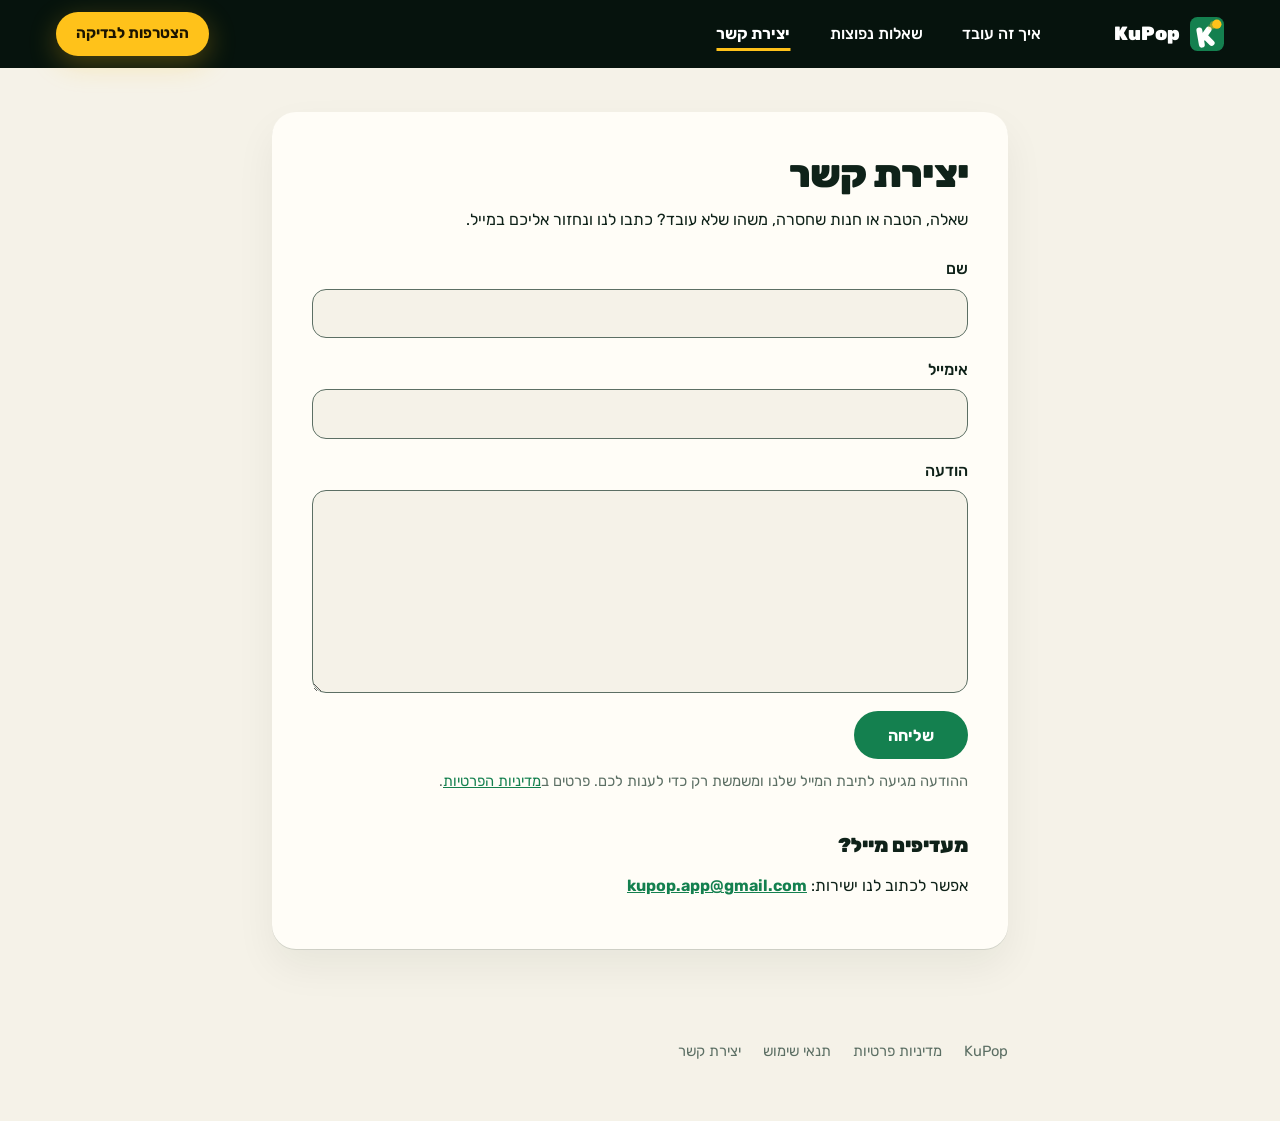
<file: contact.html>
<!doctype html>
<html lang="he" dir="rtl">
<head>
<meta charset="utf-8">
<meta name="viewport" content="width=device-width, initial-scale=1">
<title>KuPop: יצירת קשר</title>
<meta name="description" content="כתבו ל-KuPop: שאלה, הטבה או חנות שחסרה, דיווח על טעות או בקשה בנושא פרטיות. טופס קצר, או מייל ישיר.">
<meta name="theme-color" content="#06130D">
<link rel="canonical" href="https://www.kupop.co.il/contact.html">
<link rel="icon" href="logo.svg" type="image/svg+xml">
<link rel="stylesheet" href="legal.css">
<link rel="stylesheet" href="nav.css">
<script src="nav.js"></script>
</head>
<body>
<header class="nav">
  <a class="brand" href="./"><img src="logo.svg" alt="">KuPop</a>
  <button class="nav-btn" id="nav-btn" type="button" aria-label="תפריט" aria-expanded="false" aria-controls="nav-menu"><svg viewBox="0 0 24 24" aria-hidden="true"><path class="bars" d="M4 7h16M4 12h16M4 17h16"/><path class="x" d="M6 6l12 12M18 6L6 18"/></svg></button>
  <nav class="nav-menu" id="nav-menu" aria-label="תפריט ראשי">
    <ul class="nav-links">
      <li><a href="./#how">איך זה עובד</a></li>
      <li><a href="./#faq">שאלות נפוצות</a></li>
      <li><a href="contact.html" aria-current="page">יצירת קשר</a></li>
    </ul>
    <a class="nav-join" href="./#join">הצטרפות לבדיקה</a>
  </nav>
</header>
<main>
<section lang="he" dir="rtl">
  <h1>יצירת קשר</h1>
  <p>שאלה, הטבה או חנות שחסרה, משהו שלא עובד? כתבו לנו ונחזור אליכם במייל.</p>

  <!-- The endpoint is a small Google Apps Script in the KuPop Google account that
       forwards the message to our mailbox. Source: site/backend/contact-form.gs -->
  <form class="form" id="contact-form" method="post" action="https://script.google.com/macros/s/AKfycbxjqZaFxzN0x_G-DUAAmSywmhSbL5arP5mWxBh8i9-YJJJNeJkidXkclnAol_7BuxgMLA/exec">
    <div class="field">
      <label for="cf-name">שם</label>
      <input id="cf-name" name="name" type="text" autocomplete="name" maxlength="100" required>
      <p class="err" id="cf-name-err" hidden></p>
    </div>
    <div class="field">
      <label for="cf-email">אימייל</label>
      <input id="cf-email" name="email" type="email" autocomplete="email" inputmode="email" maxlength="200" dir="ltr" required>
      <p class="err" id="cf-email-err" hidden></p>
    </div>
    <div class="field">
      <label for="cf-message">הודעה</label>
      <textarea id="cf-message" name="message" rows="7" maxlength="5000" required></textarea>
      <p class="err" id="cf-message-err" hidden></p>
    </div>
    <!-- Honeypot: people never see or reach this field; a filled value is dropped by the server. -->
    <div class="hp" aria-hidden="true">
      <label for="cf-website">נא להשאיר ריק</label>
      <input id="cf-website" name="website" type="text" tabindex="-1" autocomplete="off">
    </div>
    <p class="notice bad" id="cf-error" role="alert" hidden>ההודעה לא נשלחה. נסו שוב בעוד רגע, או כתבו לנו ישירות: <a href="mailto:kupop.app@gmail.com">kupop.app@gmail.com</a></p>
    <div class="actions">
      <button class="send" id="cf-send" type="submit">שליחה</button>
      <p class="meta">ההודעה מגיעה לתיבת המייל שלנו ומשמשת רק כדי לענות לכם. פרטים ב<a href="privacy.html#site">מדיניות הפרטיות</a>.</p>
    </div>
  </form>

  <div class="notice ok" id="cf-done" role="status" tabindex="-1" hidden>
    <h2>ההודעה נשלחה</h2>
    <p>תודה שכתבתם. נחזור אליכם במייל לכתובת שהשארתם.</p>
  </div>

  <h2>מעדיפים מייל?</h2>
  <p>אפשר לכתוב לנו ישירות: <a href="mailto:kupop.app@gmail.com"><strong>kupop.app@gmail.com</strong></a></p>
</section>
</main>

<footer>
  <a href="./">KuPop</a><a href="privacy.html">מדיניות פרטיות</a><a href="terms.html">תנאי שימוש</a><a href="contact.html" aria-current="page">יצירת קשר</a>
</footer>

<script>
// Sends the form in the background so the visitor stays on the page and gets a clear
// result. Without JavaScript the form still posts normally and the server answers
// with a plain confirmation page.
(function () {
  var form = document.getElementById('contact-form');
  if (!form || !window.fetch || !window.URLSearchParams) return;
  form.noValidate = true;

  var send = document.getElementById('cf-send');
  var failed = document.getElementById('cf-error');
  var done = document.getElementById('cf-done');
  var fields = [
    { el: form.elements.name, empty: 'כתבו את השם שלכם.' },
    { el: form.elements.email, empty: 'כתבו כתובת אימייל, כדי שנוכל לענות.',
      bad: 'הכתובת לא נראית תקינה. דוגמה: name@example.com' },
    { el: form.elements.message, empty: 'כתבו את ההודעה.' }
  ];

  function check(f) {
    var value = f.el.value.trim();
    var text = '';
    if (!value) text = f.empty;
    else if (f.bad && !/^[^\s@]+@[^\s@]+\.[^\s@]+$/.test(value)) text = f.bad;
    var err = document.getElementById(f.el.id + '-err');
    err.textContent = text;
    err.hidden = !text;
    if (text) {
      f.el.setAttribute('aria-invalid', 'true');
      f.el.setAttribute('aria-describedby', err.id);
    } else {
      f.el.removeAttribute('aria-invalid');
      f.el.removeAttribute('aria-describedby');
    }
    return !text;
  }

  fields.forEach(function (f) {
    f.el.addEventListener('input', function () {
      if (f.el.getAttribute('aria-invalid')) check(f);
    });
  });

  form.addEventListener('submit', function (event) {
    event.preventDefault();
    failed.hidden = true;
    var firstBad = null;
    fields.forEach(function (f) { if (!check(f) && !firstBad) firstBad = f.el; });
    if (firstBad) { firstBad.focus(); return; }

    var body = new URLSearchParams(new FormData(form));
    body.append('ajax', '1');
    var abort = window.AbortController ? new AbortController() : null;
    var timer = setTimeout(function () { if (abort) abort.abort(); }, 20000);
    send.disabled = true;
    send.textContent = 'שולח…';

    fetch(form.action, { method: 'POST', body: body, credentials: 'omit', signal: abort ? abort.signal : undefined })
      .then(function (res) { return res.ok ? res.json() : { ok: false }; })
      .then(function (data) {
        if (!data || data.ok !== true) throw new Error('rejected');
        form.hidden = true;
        done.hidden = false;
        done.focus();
      })
      .catch(function () {
        failed.hidden = false;
        send.disabled = false;
        send.textContent = 'שליחה';
        send.focus();
      })
      .then(function () { clearTimeout(timer); });
  });
})();
</script>
</body>
</html>
</file>
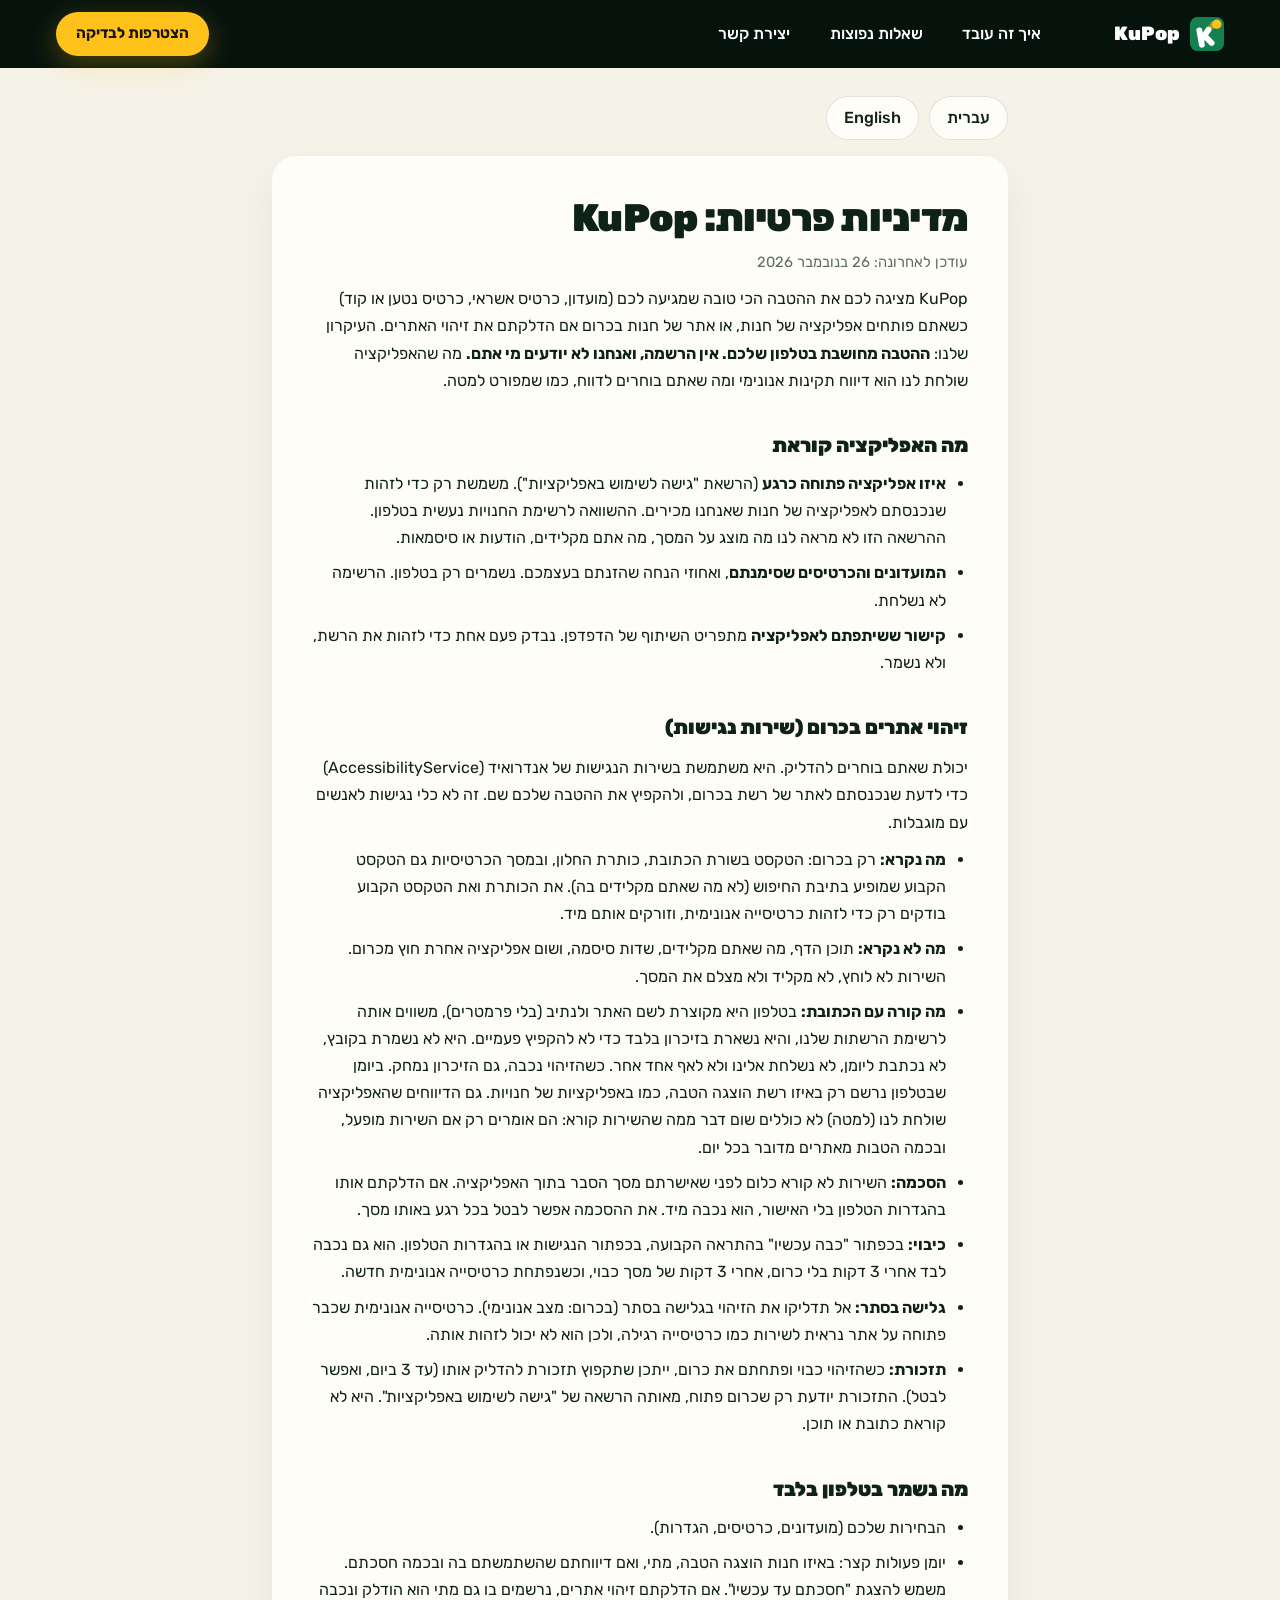
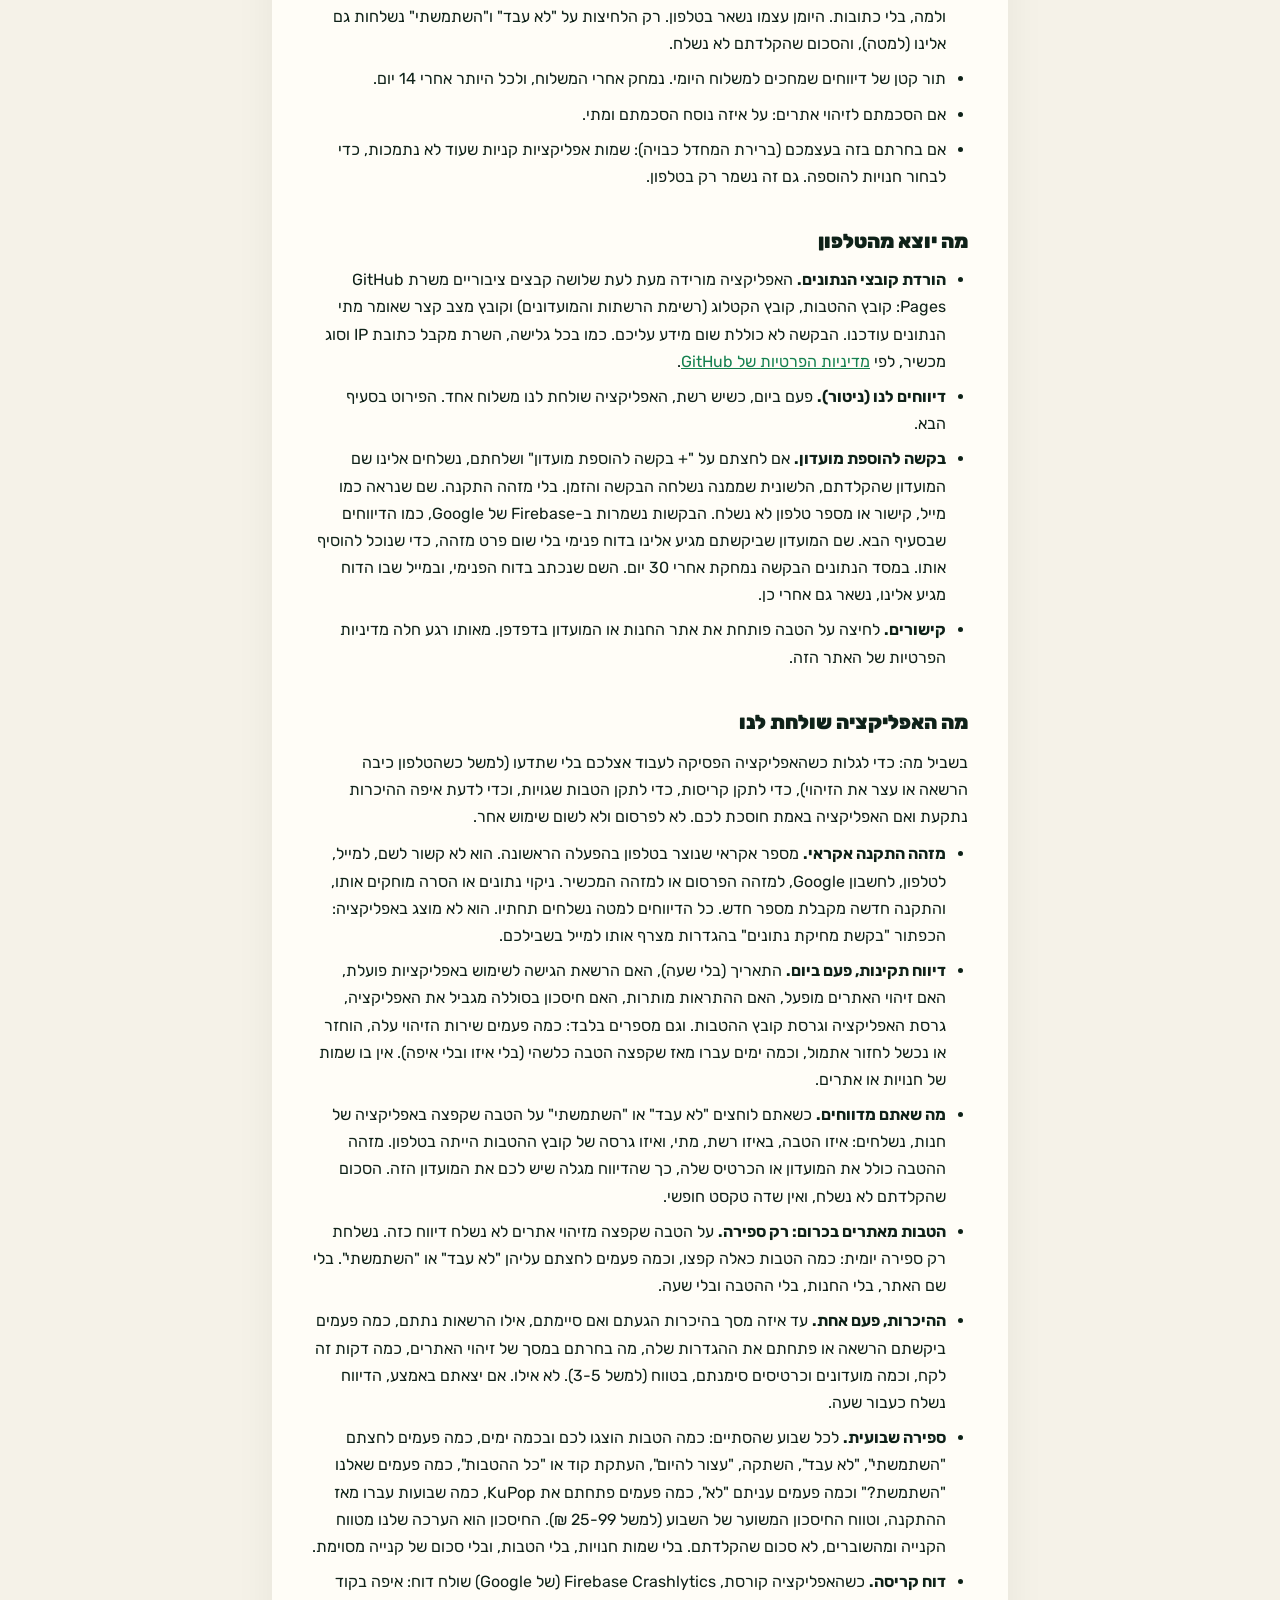
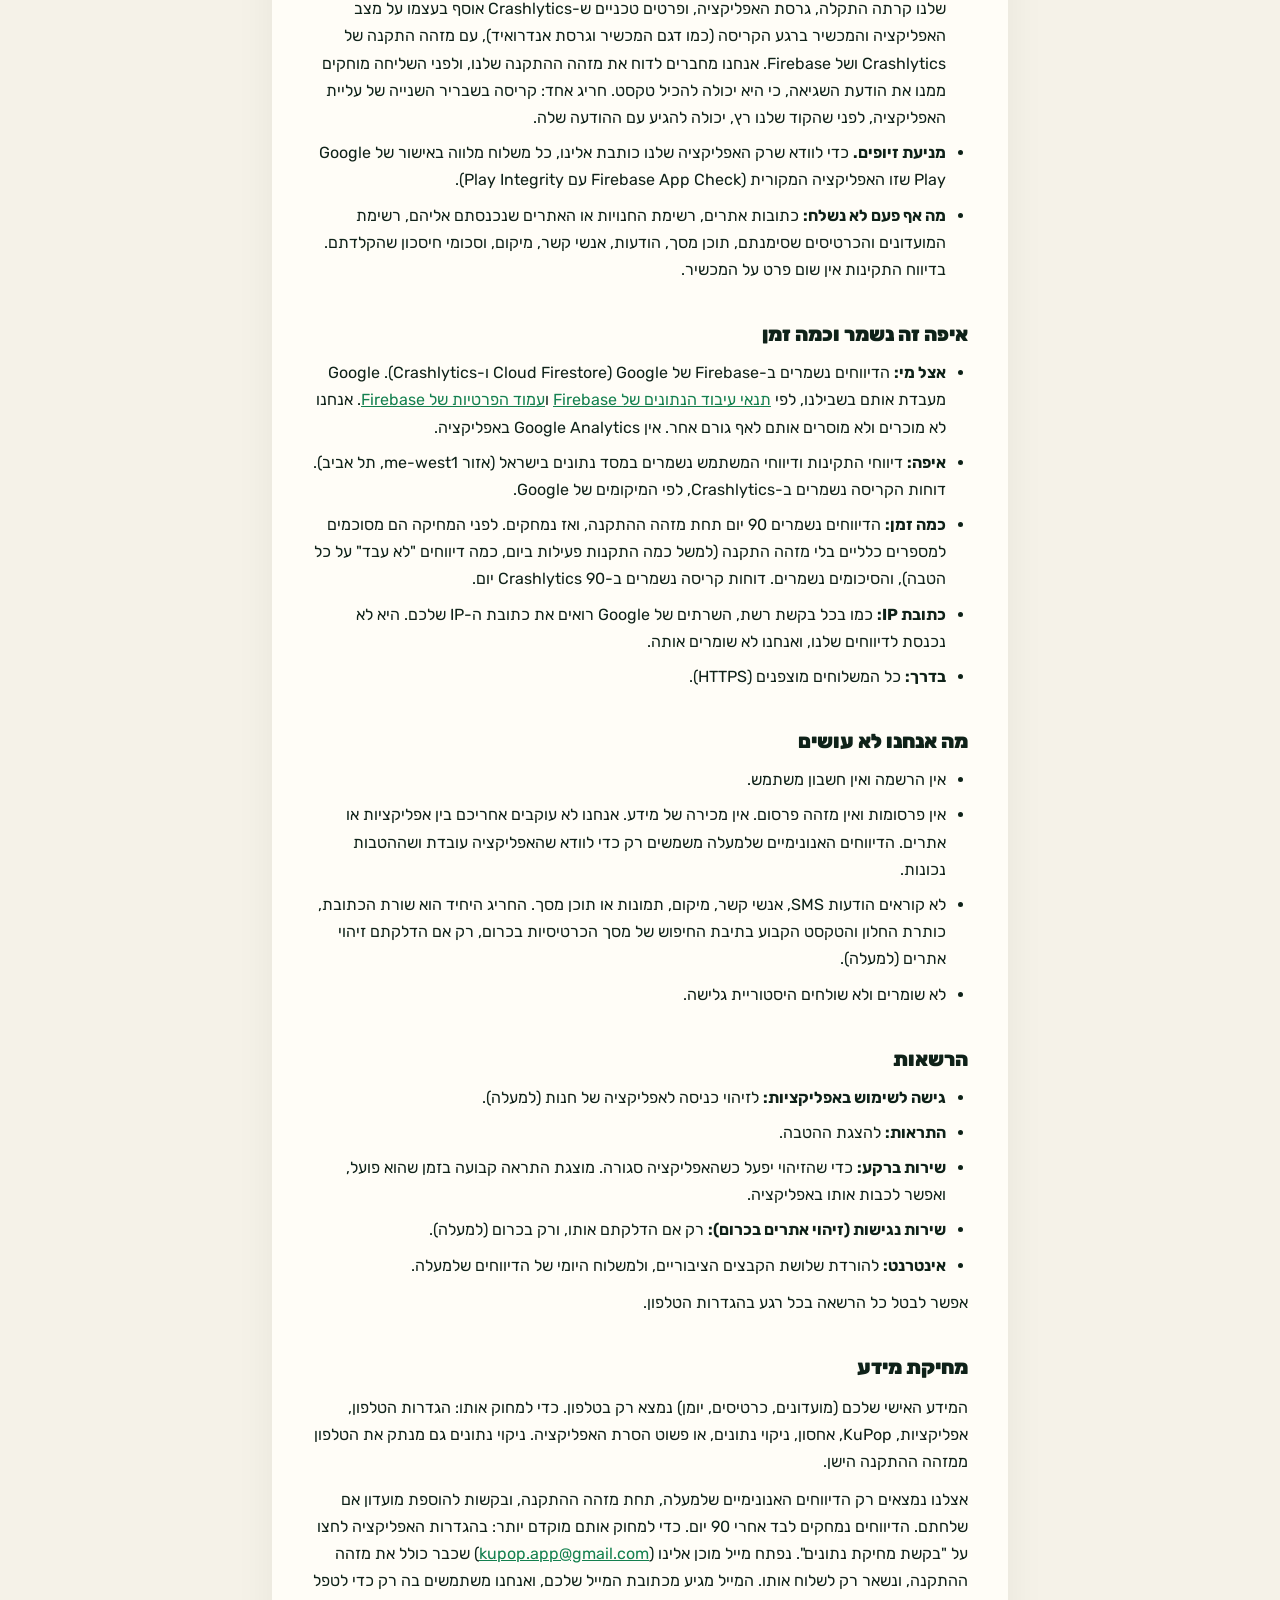
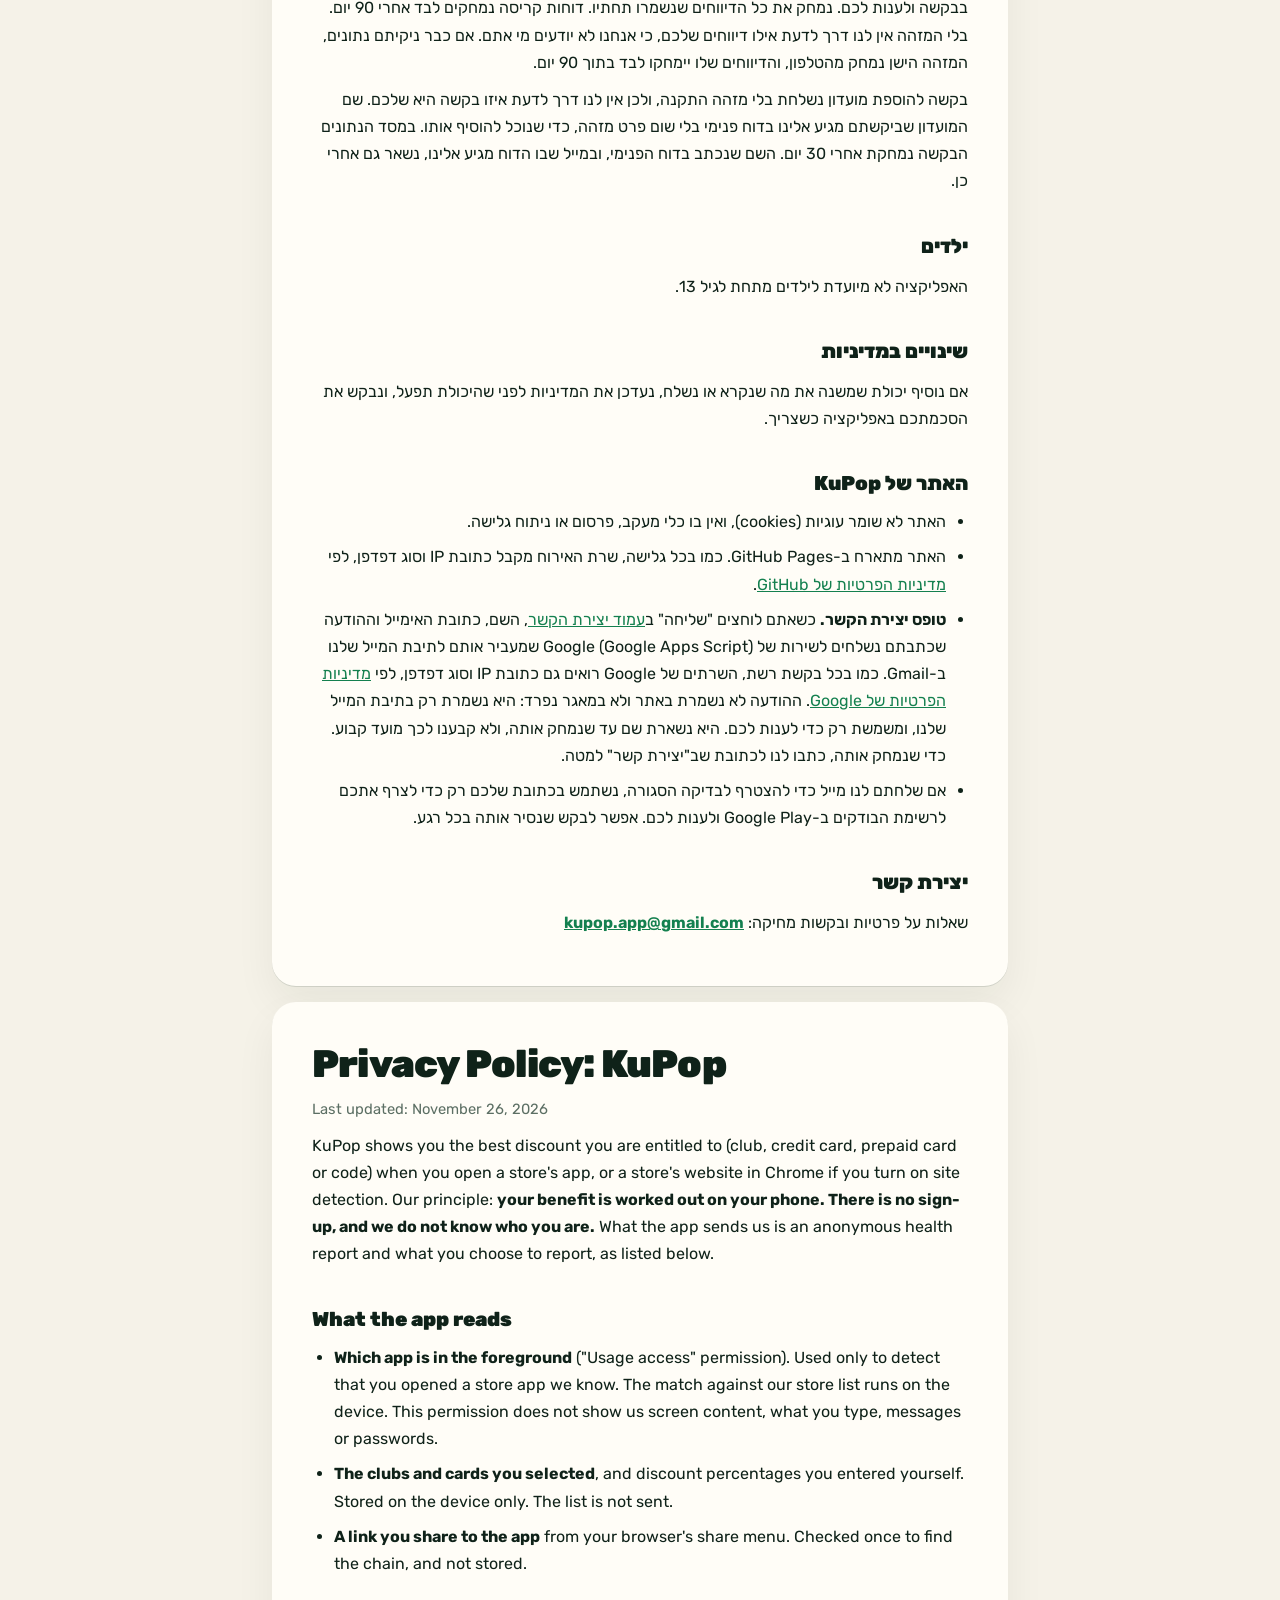
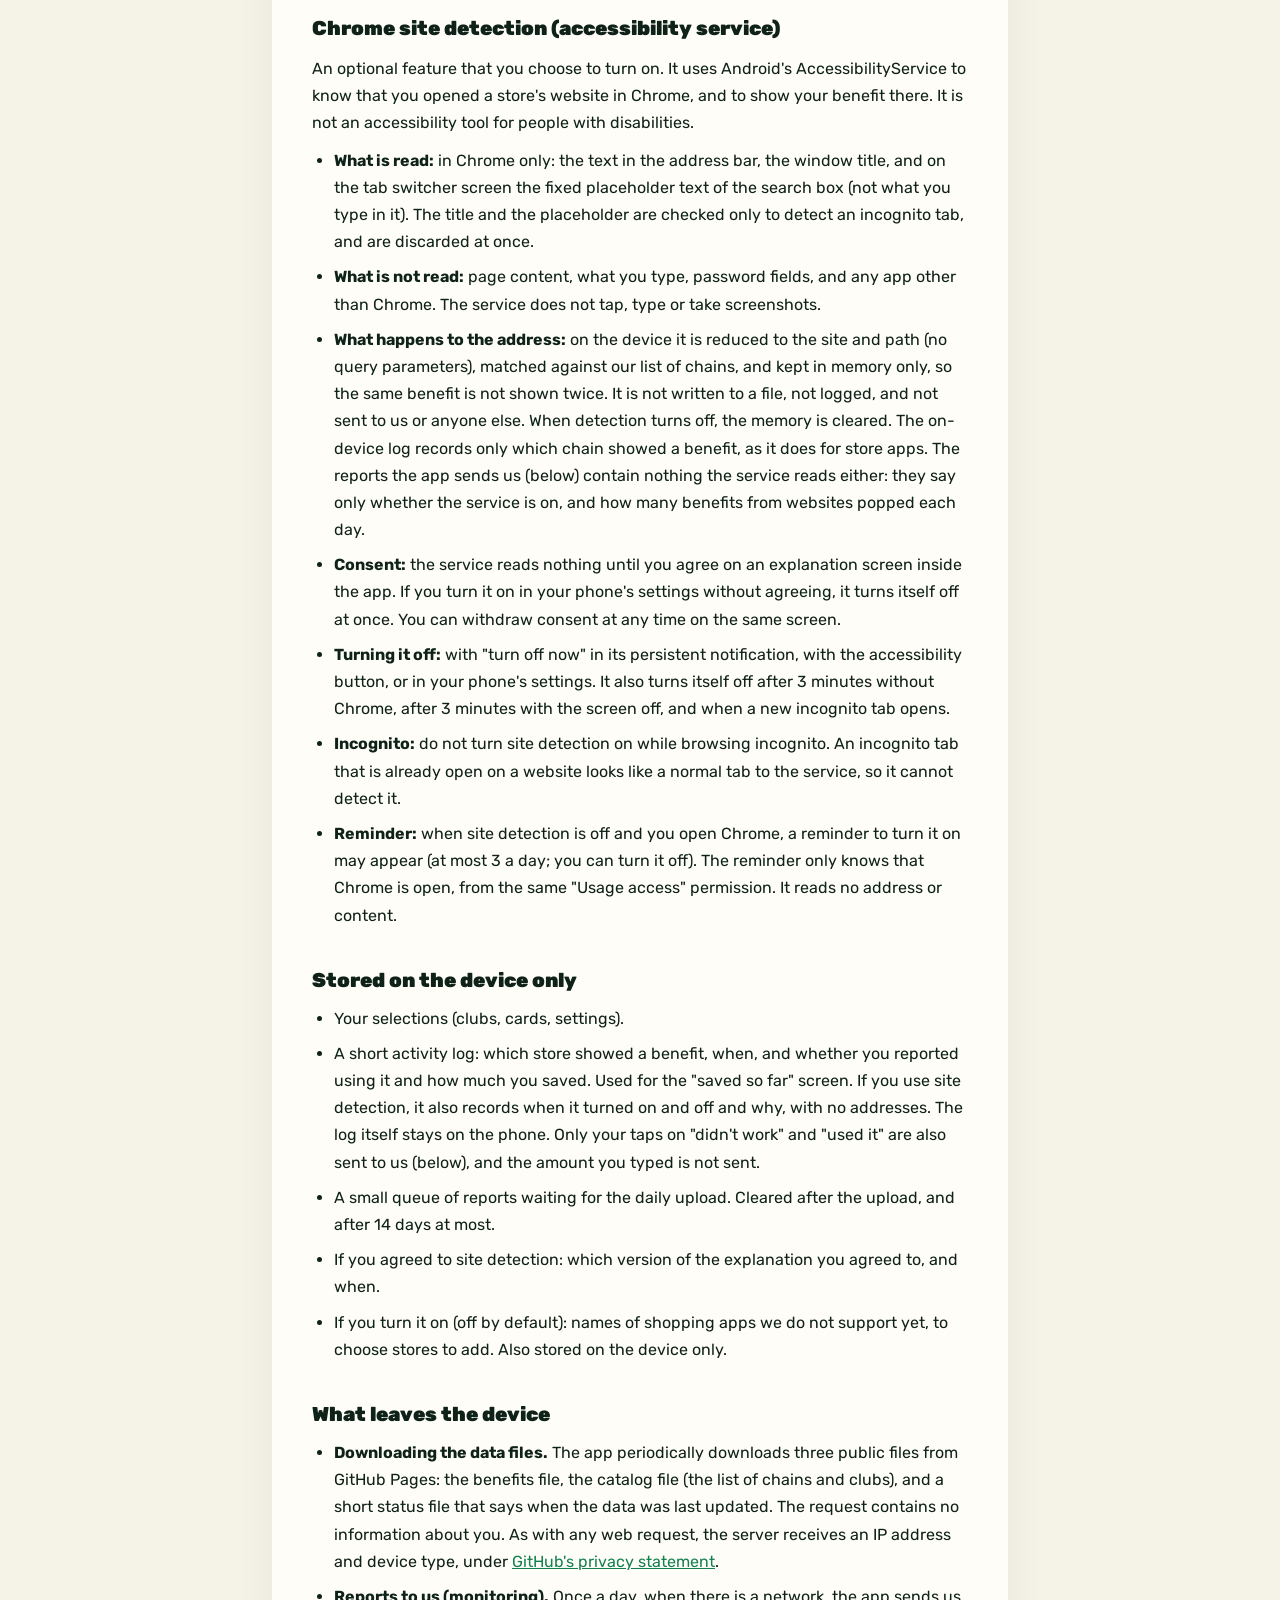
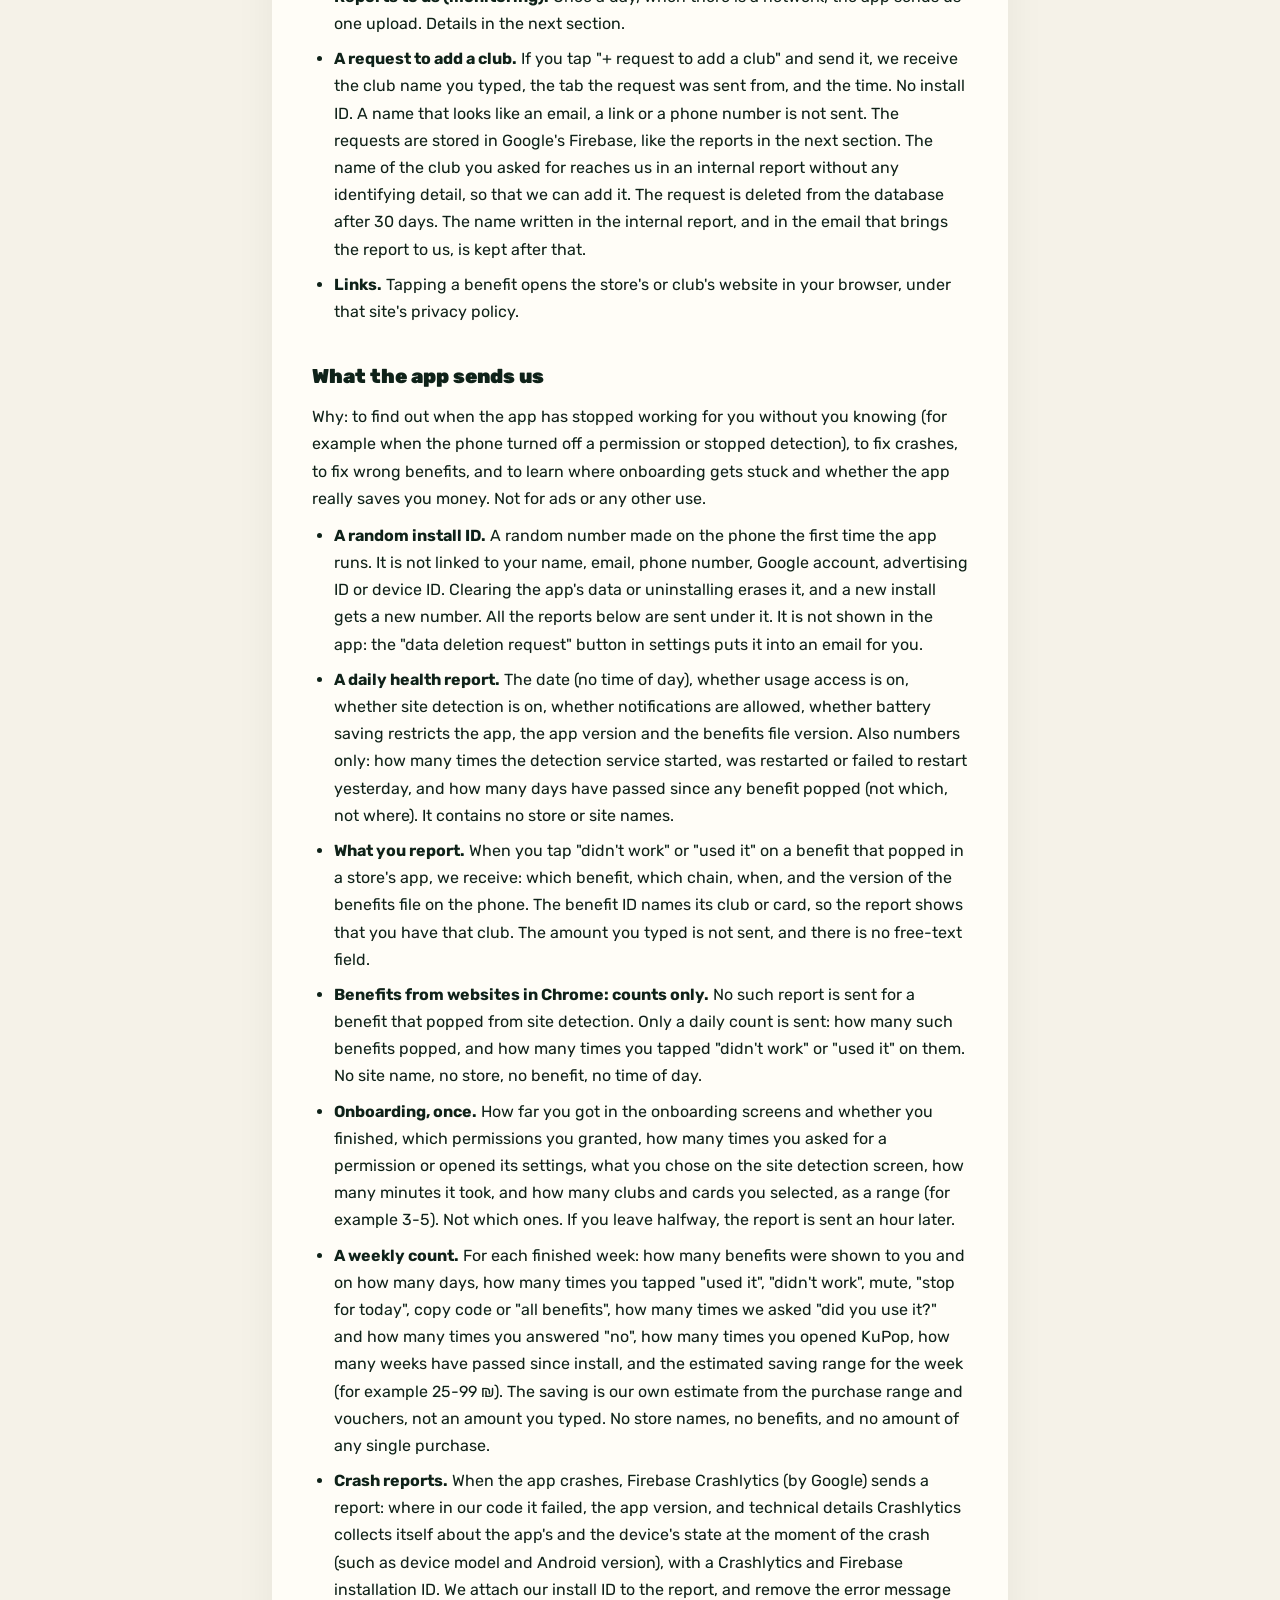
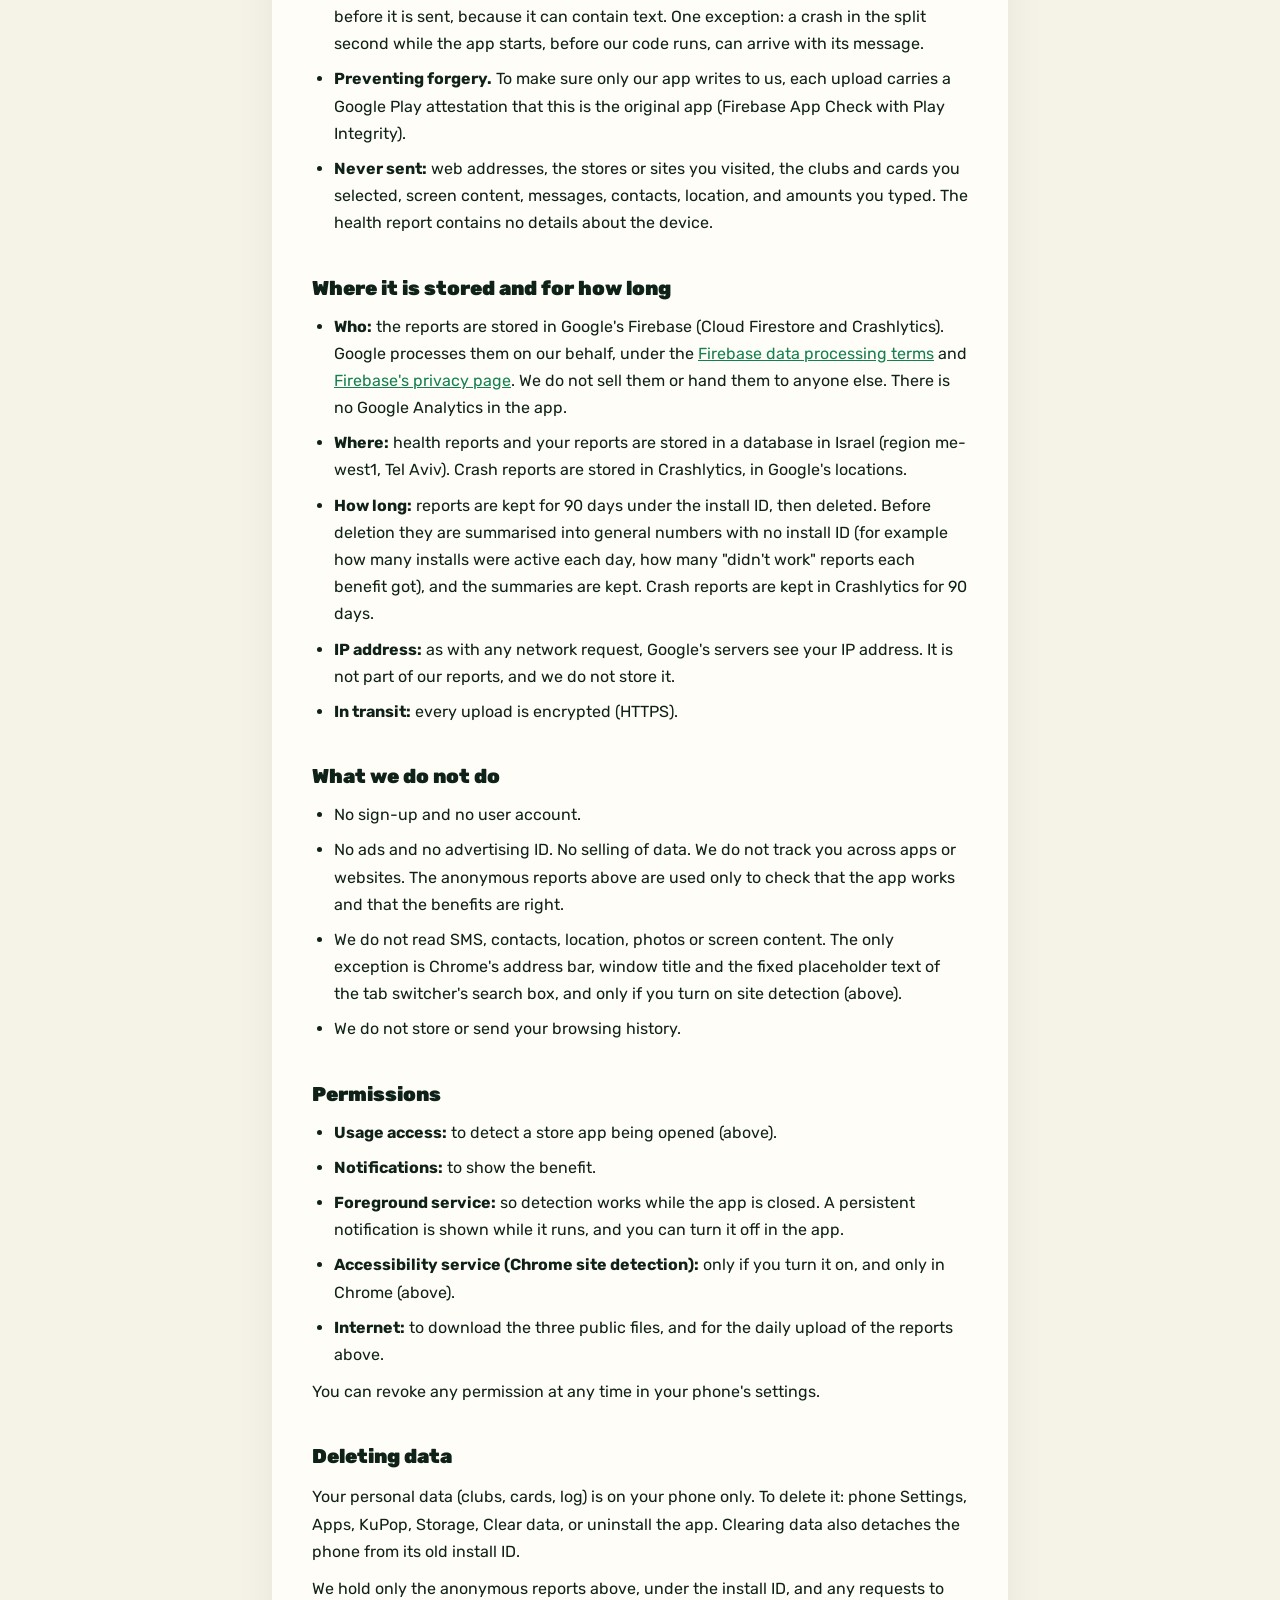
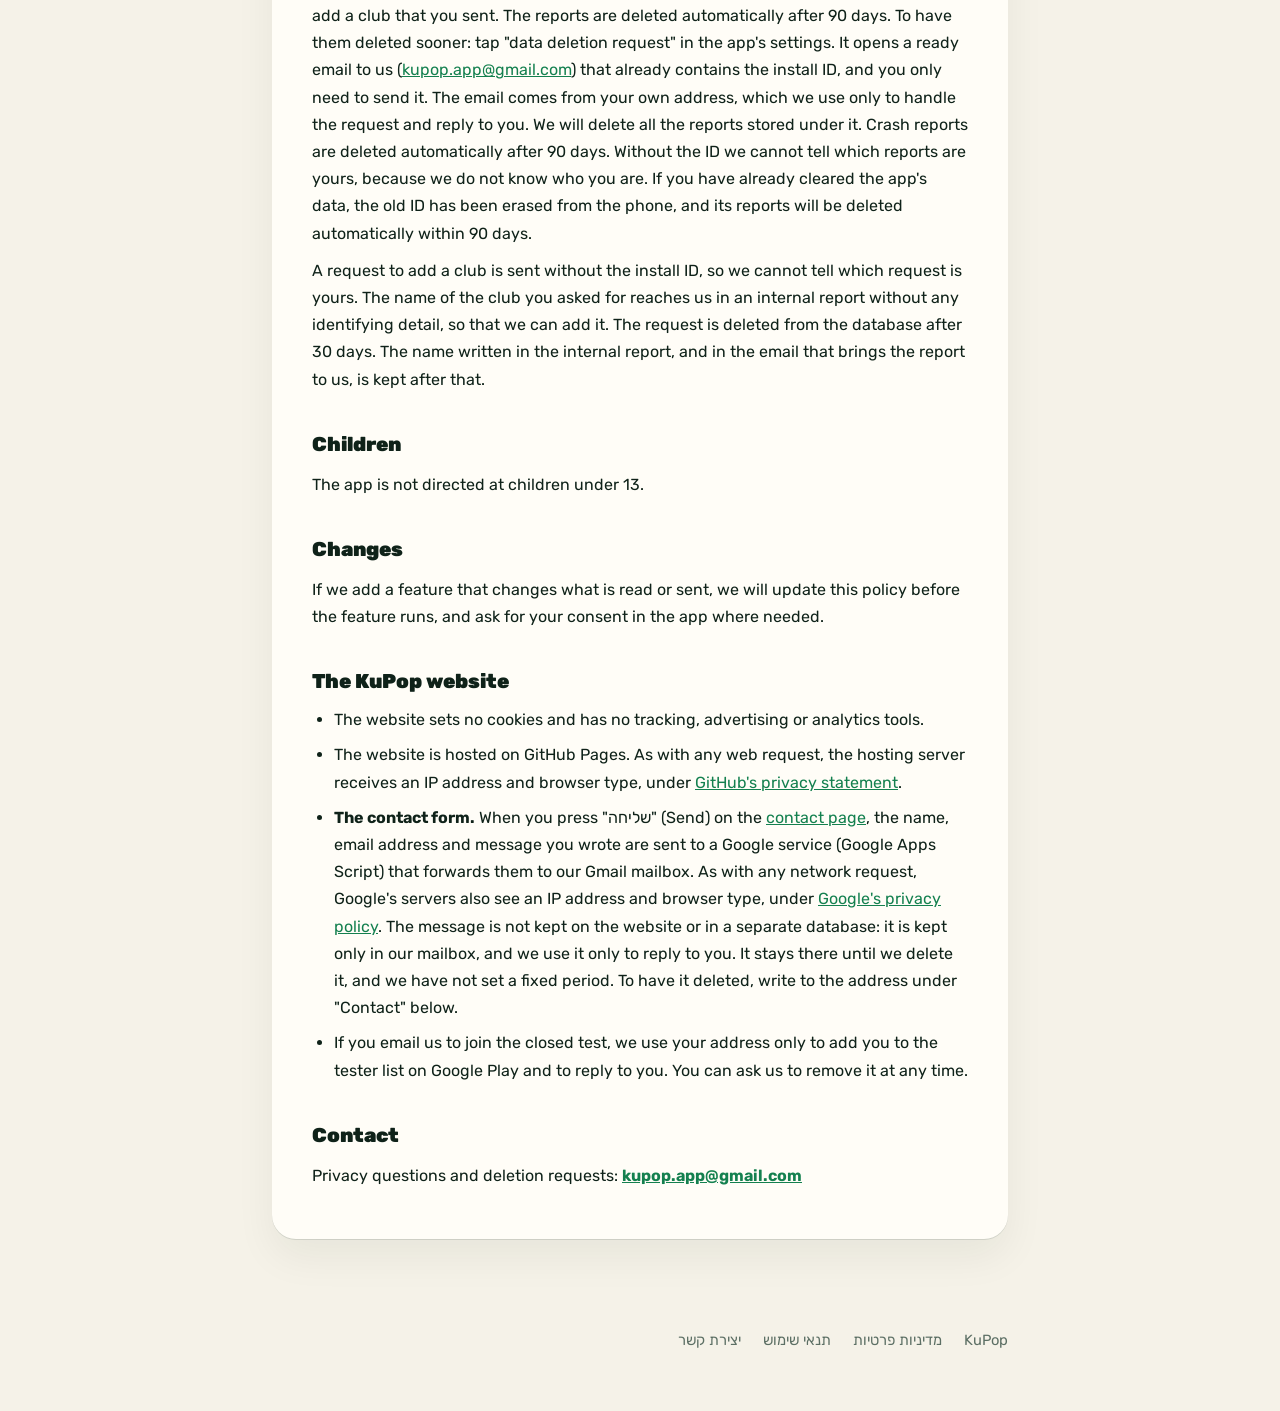
<file: privacy.html>
<!doctype html>
<html lang="he" dir="rtl">
<head>
<meta charset="utf-8">
<meta name="viewport" content="width=device-width, initial-scale=1">
<title>KuPop: מדיניות פרטיות</title>
<meta name="description" content="מדיניות הפרטיות של KuPop: מה האפליקציה קוראת, מה נשמר בטלפון, מה נשלח אלינו ואיך מוחקים. KuPop privacy policy (Hebrew and English).">
<meta name="theme-color" content="#06130D">
<link rel="canonical" href="https://www.kupop.co.il/privacy.html">
<link rel="icon" href="logo.svg" type="image/svg+xml">
<link rel="stylesheet" href="legal.css">
<link rel="stylesheet" href="nav.css">
<script src="nav.js"></script>
</head>
<body>
<header class="nav">
  <a class="brand" href="./"><img src="logo.svg" alt="">KuPop</a>
  <button class="nav-btn" id="nav-btn" type="button" aria-label="תפריט" aria-expanded="false" aria-controls="nav-menu"><svg viewBox="0 0 24 24" aria-hidden="true"><path class="bars" d="M4 7h16M4 12h16M4 17h16"/><path class="x" d="M6 6l12 12M18 6L6 18"/></svg></button>
  <nav class="nav-menu" id="nav-menu" aria-label="תפריט ראשי">
    <ul class="nav-links">
      <li><a href="./#how">איך זה עובד</a></li>
      <li><a href="./#faq">שאלות נפוצות</a></li>
      <li><a href="contact.html">יצירת קשר</a></li>
    </ul>
    <a class="nav-join" href="./#join">הצטרפות לבדיקה</a>
  </nav>
</header>
<main>
<nav class="lang" aria-label="שפה"><a href="#he">עברית</a><a href="#en" lang="en">English</a></nav>

<section id="he" lang="he" dir="rtl">
  <h1>מדיניות פרטיות: KuPop</h1>
  <p class="meta">עודכן לאחרונה: 26 בנובמבר 2026</p>

  <p>KuPop מציגה לכם את ההטבה הכי טובה שמגיעה לכם (מועדון, כרטיס אשראי, כרטיס נטען או קוד) כשאתם פותחים אפליקציה של חנות, או אתר של חנות בכרום אם הדלקתם את זיהוי האתרים. העיקרון שלנו: <strong>ההטבה מחושבת בטלפון שלכם. אין הרשמה, ואנחנו לא יודעים מי אתם.</strong> מה שהאפליקציה שולחת לנו הוא דיווח תקינות אנונימי ומה שאתם בוחרים לדווח, כמו שמפורט למטה.</p>

  <h2>מה האפליקציה קוראת</h2>
  <ul>
    <li><strong>איזו אפליקציה פתוחה כרגע</strong> (הרשאת "גישה לשימוש באפליקציות"). משמשת רק כדי לזהות שנכנסתם לאפליקציה של חנות שאנחנו מכירים. ההשוואה לרשימת החנויות נעשית בטלפון. ההרשאה הזו לא מראה לנו מה מוצג על המסך, מה אתם מקלידים, הודעות או סיסמאות.</li>
    <li><strong>המועדונים והכרטיסים שסימנתם</strong>, ואחוזי הנחה שהזנתם בעצמכם. נשמרים רק בטלפון. הרשימה לא נשלחת.</li>
    <li><strong>קישור ששיתפתם לאפליקציה</strong> מתפריט השיתוף של הדפדפן. נבדק פעם אחת כדי לזהות את הרשת, ולא נשמר.</li>
  </ul>

  <h2>זיהוי אתרים בכרום (שירות נגישות)</h2>
  <p>יכולת שאתם בוחרים להדליק. היא משתמשת בשירות הנגישות של אנדרואיד (AccessibilityService) כדי לדעת שנכנסתם לאתר של רשת בכרום, ולהקפיץ את ההטבה שלכם שם. זה לא כלי נגישות לאנשים עם מוגבלות.</p>
  <ul>
    <li><strong>מה נקרא:</strong> רק בכרום: הטקסט בשורת הכתובת, כותרת החלון, ובמסך הכרטיסיות גם הטקסט הקבוע שמופיע בתיבת החיפוש (לא מה שאתם מקלידים בה). את הכותרת ואת הטקסט הקבוע בודקים רק כדי לזהות כרטיסייה אנונימית, וזורקים אותם מיד.</li>
    <li><strong>מה לא נקרא:</strong> תוכן הדף, מה שאתם מקלידים, שדות סיסמה, ושום אפליקציה אחרת חוץ מכרום. השירות לא לוחץ, לא מקליד ולא מצלם את המסך.</li>
    <li><strong>מה קורה עם הכתובת:</strong> בטלפון היא מקוצרת לשם האתר ולנתיב (בלי פרמטרים), משווים אותה לרשימת הרשתות שלנו, והיא נשארת בזיכרון בלבד כדי לא להקפיץ פעמיים. היא לא נשמרת בקובץ, לא נכתבת ליומן, לא נשלחת אלינו ולא לאף אחד אחר. כשהזיהוי נכבה, גם הזיכרון נמחק. ביומן שבטלפון נרשם רק באיזו רשת הוצגה הטבה, כמו באפליקציות של חנויות. גם הדיווחים שהאפליקציה שולחת לנו (למטה) לא כוללים שום דבר ממה שהשירות קורא: הם אומרים רק אם השירות מופעל, ובכמה הטבות מאתרים מדובר בכל יום.</li>
    <li><strong>הסכמה:</strong> השירות לא קורא כלום לפני שאישרתם מסך הסבר בתוך האפליקציה. אם הדלקתם אותו בהגדרות הטלפון בלי האישור, הוא נכבה מיד. את ההסכמה אפשר לבטל בכל רגע באותו מסך.</li>
    <li><strong>כיבוי:</strong> בכפתור "כבה עכשיו" בהתראה הקבועה, בכפתור הנגישות או בהגדרות הטלפון. הוא גם נכבה לבד אחרי 3 דקות בלי כרום, אחרי 3 דקות של מסך כבוי, וכשנפתחת כרטיסייה אנונימית חדשה.</li>
    <li><strong>גלישה בסתר:</strong> אל תדליקו את הזיהוי בגלישה בסתר (בכרום: מצב אנונימי). כרטיסייה אנונימית שכבר פתוחה על אתר נראית לשירות כמו כרטיסייה רגילה, ולכן הוא לא יכול לזהות אותה.</li>
    <li><strong>תזכורת:</strong> כשהזיהוי כבוי ופתחתם את כרום, ייתכן שתקפוץ תזכורת להדליק אותו (עד 3 ביום, ואפשר לבטל). התזכורת יודעת רק שכרום פתוח, מאותה הרשאה של "גישה לשימוש באפליקציות". היא לא קוראת כתובת או תוכן.</li>
  </ul>

  <h2>מה נשמר בטלפון בלבד</h2>
  <ul>
    <li>הבחירות שלכם (מועדונים, כרטיסים, הגדרות).</li>
    <li>יומן פעולות קצר: באיזו חנות הוצגה הטבה, מתי, ואם דיווחתם שהשתמשתם בה ובכמה חסכתם. משמש להצגת "חסכתם עד עכשיו". אם הדלקתם זיהוי אתרים, נרשמים בו גם מתי הוא הודלק ונכבה ולמה, בלי כתובות. היומן עצמו נשאר בטלפון. רק הלחיצות על "לא עבד" ו"השתמשתי" נשלחות גם אלינו (למטה), והסכום שהקלדתם לא נשלח.</li>
    <li>תור קטן של דיווחים שמחכים למשלוח היומי. נמחק אחרי המשלוח, ולכל היותר אחרי 14 יום.</li>
    <li>אם הסכמתם לזיהוי אתרים: על איזה נוסח הסכמתם ומתי.</li>
    <li>אם בחרתם בזה בעצמכם (ברירת המחדל כבויה): שמות אפליקציות קניות שעוד לא נתמכות, כדי לבחור חנויות להוספה. גם זה נשמר רק בטלפון.</li>
  </ul>

  <h2>מה יוצא מהטלפון</h2>
  <ul>
    <li><strong>הורדת קובצי הנתונים.</strong> האפליקציה מורידה מעת לעת שלושה קבצים ציבוריים משרת GitHub Pages: קובץ ההטבות, קובץ הקטלוג (רשימת הרשתות והמועדונים) וקובץ מצב קצר שאומר מתי הנתונים עודכנו. הבקשה לא כוללת שום מידע עליכם. כמו בכל גלישה, השרת מקבל כתובת IP וסוג מכשיר, לפי <a href="https://docs.github.com/en/site-policy/privacy-policies/github-general-privacy-statement">מדיניות הפרטיות של GitHub</a>.</li>
    <li><strong>דיווחים לנו (ניטור).</strong> פעם ביום, כשיש רשת, האפליקציה שולחת לנו משלוח אחד. הפירוט בסעיף הבא.</li>
    <li><strong>בקשה להוספת מועדון.</strong> אם לחצתם על "+ בקשה להוספת מועדון" ושלחתם, נשלחים אלינו שם המועדון שהקלדתם, הלשונית שממנה נשלחה הבקשה והזמן. בלי מזהה התקנה. שם שנראה כמו מייל, קישור או מספר טלפון לא נשלח. הבקשות נשמרות ב-Firebase של Google, כמו הדיווחים שבסעיף הבא. שם המועדון שביקשתם מגיע אלינו בדוח פנימי בלי שום פרט מזהה, כדי שנוכל להוסיף אותו. במסד הנתונים הבקשה נמחקת אחרי 30 יום. השם שנכתב בדוח הפנימי, ובמייל שבו הדוח מגיע אלינו, נשאר גם אחרי כן.</li>
    <li><strong>קישורים.</strong> לחיצה על הטבה פותחת את אתר החנות או המועדון בדפדפן. מאותו רגע חלה מדיניות הפרטיות של האתר הזה.</li>
  </ul>

  <h2>מה האפליקציה שולחת לנו</h2>
  <p>בשביל מה: כדי לגלות כשהאפליקציה הפסיקה לעבוד אצלכם בלי שתדעו (למשל כשהטלפון כיבה הרשאה או עצר את הזיהוי), כדי לתקן קריסות, כדי לתקן הטבות שגויות, וכדי לדעת איפה ההיכרות נתקעת ואם האפליקציה באמת חוסכת לכם. לא לפרסום ולא לשום שימוש אחר.</p>
  <ul>
    <li><strong>מזהה התקנה אקראי.</strong> מספר אקראי שנוצר בטלפון בהפעלה הראשונה. הוא לא קשור לשם, למייל, לטלפון, לחשבון Google, למזהה הפרסום או למזהה המכשיר. ניקוי נתונים או הסרה מוחקים אותו, והתקנה חדשה מקבלת מספר חדש. כל הדיווחים למטה נשלחים תחתיו. הוא לא מוצג באפליקציה: הכפתור "בקשת מחיקת נתונים" בהגדרות מצרף אותו למייל בשבילכם.</li>
    <li><strong>דיווח תקינות, פעם ביום.</strong> התאריך (בלי שעה), האם הרשאת הגישה לשימוש באפליקציות פועלת, האם זיהוי האתרים מופעל, האם ההתראות מותרות, האם חיסכון בסוללה מגביל את האפליקציה, גרסת האפליקציה וגרסת קובץ ההטבות. וגם מספרים בלבד: כמה פעמים שירות הזיהוי עלה, הוחזר או נכשל לחזור אתמול, וכמה ימים עברו מאז שקפצה הטבה כלשהי (בלי איזו ובלי איפה). אין בו שמות של חנויות או אתרים.</li>
    <li><strong>מה שאתם מדווחים.</strong> כשאתם לוחצים "לא עבד" או "השתמשתי" על הטבה שקפצה באפליקציה של חנות, נשלחים: איזו הטבה, באיזו רשת, מתי, ואיזו גרסה של קובץ ההטבות הייתה בטלפון. מזהה ההטבה כולל את המועדון או הכרטיס שלה, כך שהדיווח מגלה שיש לכם את המועדון הזה. הסכום שהקלדתם לא נשלח, ואין שדה טקסט חופשי.</li>
    <li><strong>הטבות מאתרים בכרום: רק ספירה.</strong> על הטבה שקפצה מזיהוי אתרים לא נשלח דיווח כזה. נשלחת רק ספירה יומית: כמה הטבות כאלה קפצו, וכמה פעמים לחצתם עליהן "לא עבד" או "השתמשתי". בלי שם האתר, בלי החנות, בלי ההטבה ובלי שעה.</li>
    <li><strong>ההיכרות, פעם אחת.</strong> עד איזה מסך בהיכרות הגעתם ואם סיימתם, אילו הרשאות נתתם, כמה פעמים ביקשתם הרשאה או פתחתם את ההגדרות שלה, מה בחרתם במסך של זיהוי האתרים, כמה דקות זה לקח, וכמה מועדונים וכרטיסים סימנתם, בטווח (למשל 3-5). לא אילו. אם יצאתם באמצע, הדיווח נשלח כעבור שעה.</li>
    <li><strong>ספירה שבועית.</strong> לכל שבוע שהסתיים: כמה הטבות הוצגו לכם ובכמה ימים, כמה פעמים לחצתם "השתמשתי", "לא עבד", השתקה, "עצור להיום", העתקת קוד או "כל ההטבות", כמה פעמים שאלנו "השתמשת?" וכמה פעמים עניתם "לא", כמה פעמים פתחתם את KuPop, כמה שבועות עברו מאז ההתקנה, וטווח החיסכון המשוער של השבוע (למשל 25-99 ₪). החיסכון הוא הערכה שלנו מטווח הקנייה ומהשוברים, לא סכום שהקלדתם. בלי שמות חנויות, בלי הטבות, ובלי סכום של קנייה מסוימת.</li>
    <li><strong>דוח קריסה.</strong> כשהאפליקציה קורסת, Firebase Crashlytics (של Google) שולח דוח: איפה בקוד שלנו קרתה התקלה, גרסת האפליקציה, ופרטים טכניים ש-Crashlytics אוסף בעצמו על מצב האפליקציה והמכשיר ברגע הקריסה (כמו דגם המכשיר וגרסת אנדרואיד), עם מזהה התקנה של Crashlytics ושל Firebase. אנחנו מחברים לדוח את מזהה ההתקנה שלנו, ולפני השליחה מוחקים ממנו את הודעת השגיאה, כי היא יכולה להכיל טקסט. חריג אחד: קריסה בשבריר השנייה של עליית האפליקציה, לפני שהקוד שלנו רץ, יכולה להגיע עם ההודעה שלה.</li>
    <li><strong>מניעת זיופים.</strong> כדי לוודא שרק האפליקציה שלנו כותבת אלינו, כל משלוח מלווה באישור של Google Play שזו האפליקציה המקורית (Firebase App Check עם Play Integrity).</li>
    <li><strong>מה אף פעם לא נשלח:</strong> כתובות אתרים, רשימת החנויות או האתרים שנכנסתם אליהם, רשימת המועדונים והכרטיסים שסימנתם, תוכן מסך, הודעות, אנשי קשר, מיקום, וסכומי חיסכון שהקלדתם. בדיווח התקינות אין שום פרט על המכשיר.</li>
  </ul>

  <h2>איפה זה נשמר וכמה זמן</h2>
  <ul>
    <li><strong>אצל מי:</strong> הדיווחים נשמרים ב-Firebase של Google (Cloud Firestore ו-Crashlytics). Google מעבדת אותם בשבילנו, לפי <a href="https://firebase.google.com/terms/data-processing-terms">תנאי עיבוד הנתונים של Firebase</a> ו<a href="https://firebase.google.com/support/privacy">עמוד הפרטיות של Firebase</a>. אנחנו לא מוכרים ולא מוסרים אותם לאף גורם אחר. אין Google Analytics באפליקציה.</li>
    <li><strong>איפה:</strong> דיווחי התקינות ודיווחי המשתמש נשמרים במסד נתונים בישראל (אזור me-west1, תל אביב). דוחות הקריסה נשמרים ב-Crashlytics, לפי המיקומים של Google.</li>
    <li><strong>כמה זמן:</strong> הדיווחים נשמרים 90 יום תחת מזהה ההתקנה, ואז נמחקים. לפני המחיקה הם מסוכמים למספרים כלליים בלי מזהה התקנה (למשל כמה התקנות פעילות ביום, כמה דיווחים "לא עבד" על כל הטבה), והסיכומים נשמרים. דוחות קריסה נשמרים ב-Crashlytics 90 יום.</li>
    <li><strong>כתובת IP:</strong> כמו בכל בקשת רשת, השרתים של Google רואים את כתובת ה-IP שלכם. היא לא נכנסת לדיווחים שלנו, ואנחנו לא שומרים אותה.</li>
    <li><strong>בדרך:</strong> כל המשלוחים מוצפנים (HTTPS).</li>
  </ul>

  <h2>מה אנחנו לא עושים</h2>
  <ul>
    <li>אין הרשמה ואין חשבון משתמש.</li>
    <li>אין פרסומות ואין מזהה פרסום. אין מכירה של מידע. אנחנו לא עוקבים אחריכם בין אפליקציות או אתרים. הדיווחים האנונימיים שלמעלה משמשים רק כדי לוודא שהאפליקציה עובדת ושההטבות נכונות.</li>
    <li>לא קוראים הודעות SMS, אנשי קשר, מיקום, תמונות או תוכן מסך. החריג היחיד הוא שורת הכתובת, כותרת החלון והטקסט הקבוע בתיבת החיפוש של מסך הכרטיסיות בכרום, רק אם הדלקתם זיהוי אתרים (למעלה).</li>
    <li>לא שומרים ולא שולחים היסטוריית גלישה.</li>
  </ul>

  <h2>הרשאות</h2>
  <ul>
    <li><strong>גישה לשימוש באפליקציות:</strong> לזיהוי כניסה לאפליקציה של חנות (למעלה).</li>
    <li><strong>התראות:</strong> להצגת ההטבה.</li>
    <li><strong>שירות ברקע:</strong> כדי שהזיהוי יפעל כשהאפליקציה סגורה. מוצגת התראה קבועה בזמן שהוא פועל, ואפשר לכבות אותו באפליקציה.</li>
    <li><strong>שירות נגישות (זיהוי אתרים בכרום):</strong> רק אם הדלקתם אותו, ורק בכרום (למעלה).</li>
    <li><strong>אינטרנט:</strong> להורדת שלושת הקבצים הציבוריים, ולמשלוח היומי של הדיווחים שלמעלה.</li>
  </ul>
  <p>אפשר לבטל כל הרשאה בכל רגע בהגדרות הטלפון.</p>

  <h2>מחיקת מידע</h2>
  <p>המידע האישי שלכם (מועדונים, כרטיסים, יומן) נמצא רק בטלפון. כדי למחוק אותו: הגדרות הטלפון, אפליקציות, KuPop, אחסון, ניקוי נתונים, או פשוט הסרת האפליקציה. ניקוי נתונים גם מנתק את הטלפון ממזהה ההתקנה הישן.</p>
  <p>אצלנו נמצאים רק הדיווחים האנונימיים שלמעלה, תחת מזהה ההתקנה, ובקשות להוספת מועדון אם שלחתם. הדיווחים נמחקים לבד אחרי 90 יום. כדי למחוק אותם מוקדם יותר: בהגדרות האפליקציה לחצו על "בקשת מחיקת נתונים". נפתח מייל מוכן אלינו (<a href="mailto:kupop.app@gmail.com">kupop.app@gmail.com</a>) שכבר כולל את מזהה ההתקנה, ונשאר רק לשלוח אותו. המייל מגיע מכתובת המייל שלכם, ואנחנו משתמשים בה רק כדי לטפל בבקשה ולענות לכם. נמחק את כל הדיווחים שנשמרו תחתיו. דוחות קריסה נמחקים לבד אחרי 90 יום. בלי המזהה אין לנו דרך לדעת אילו דיווחים שלכם, כי אנחנו לא יודעים מי אתם. אם כבר ניקיתם נתונים, המזהה הישן נמחק מהטלפון, והדיווחים שלו יימחקו לבד בתוך 90 יום.</p>
  <p>בקשה להוספת מועדון נשלחת בלי מזהה התקנה, ולכן אין לנו דרך לדעת איזו בקשה היא שלכם. שם המועדון שביקשתם מגיע אלינו בדוח פנימי בלי שום פרט מזהה, כדי שנוכל להוסיף אותו. במסד הנתונים הבקשה נמחקת אחרי 30 יום. השם שנכתב בדוח הפנימי, ובמייל שבו הדוח מגיע אלינו, נשאר גם אחרי כן.</p>

  <h2>ילדים</h2>
  <p>האפליקציה לא מיועדת לילדים מתחת לגיל 13.</p>

  <h2>שינויים במדיניות</h2>
  <p>אם נוסיף יכולת שמשנה את מה שנקרא או נשלח, נעדכן את המדיניות לפני שהיכולת תפעל, ונבקש את הסכמתכם באפליקציה כשצריך.</p>

  <h2 id="site">האתר של KuPop</h2>
  <ul>
    <li>האתר לא שומר עוגיות (cookies), ואין בו כלי מעקב, פרסום או ניתוח גלישה.</li>
    <li>האתר מתארח ב-GitHub Pages. כמו בכל גלישה, שרת האירוח מקבל כתובת IP וסוג דפדפן, לפי <a href="https://docs.github.com/en/site-policy/privacy-policies/github-general-privacy-statement">מדיניות הפרטיות של GitHub</a>.</li>
    <li><strong>טופס יצירת הקשר.</strong> כשאתם לוחצים "שליחה" ב<a href="contact.html">עמוד יצירת הקשר</a>, השם, כתובת האימייל וההודעה שכתבתם נשלחים לשירות של Google (Google Apps Script) שמעביר אותם לתיבת המייל שלנו ב-Gmail. כמו בכל בקשת רשת, השרתים של Google רואים גם כתובת IP וסוג דפדפן, לפי <a href="https://policies.google.com/privacy">מדיניות הפרטיות של Google</a>. ההודעה לא נשמרת באתר ולא במאגר נפרד: היא נשמרת רק בתיבת המייל שלנו, ומשמשת רק כדי לענות לכם. היא נשארת שם עד שנמחק אותה, ולא קבענו לכך מועד קבוע. כדי שנמחק אותה, כתבו לנו לכתובת שב"יצירת קשר" למטה.</li>
    <li>אם שלחתם לנו מייל כדי להצטרף לבדיקה הסגורה, נשתמש בכתובת שלכם רק כדי לצרף אתכם לרשימת הבודקים ב-Google Play ולענות לכם. אפשר לבקש שנסיר אותה בכל רגע.</li>
  </ul>

  <h2>יצירת קשר</h2>
  <p>שאלות על פרטיות ובקשות מחיקה: <a href="mailto:kupop.app@gmail.com"><strong>kupop.app@gmail.com</strong></a></p>
</section>

<section id="en" lang="en" dir="ltr">
  <h1>Privacy Policy: KuPop</h1>
  <p class="meta">Last updated: November 26, 2026</p>

  <p>KuPop shows you the best discount you are entitled to (club, credit card, prepaid card or code) when you open a store's app, or a store's website in Chrome if you turn on site detection. Our principle: <strong>your benefit is worked out on your phone. There is no sign-up, and we do not know who you are.</strong> What the app sends us is an anonymous health report and what you choose to report, as listed below.</p>

  <h2>What the app reads</h2>
  <ul>
    <li><strong>Which app is in the foreground</strong> ("Usage access" permission). Used only to detect that you opened a store app we know. The match against our store list runs on the device. This permission does not show us screen content, what you type, messages or passwords.</li>
    <li><strong>The clubs and cards you selected</strong>, and discount percentages you entered yourself. Stored on the device only. The list is not sent.</li>
    <li><strong>A link you share to the app</strong> from your browser's share menu. Checked once to find the chain, and not stored.</li>
  </ul>

  <h2>Chrome site detection (accessibility service)</h2>
  <p>An optional feature that you choose to turn on. It uses Android's AccessibilityService to know that you opened a store's website in Chrome, and to show your benefit there. It is not an accessibility tool for people with disabilities.</p>
  <ul>
    <li><strong>What is read:</strong> in Chrome only: the text in the address bar, the window title, and on the tab switcher screen the fixed placeholder text of the search box (not what you type in it). The title and the placeholder are checked only to detect an incognito tab, and are discarded at once.</li>
    <li><strong>What is not read:</strong> page content, what you type, password fields, and any app other than Chrome. The service does not tap, type or take screenshots.</li>
    <li><strong>What happens to the address:</strong> on the device it is reduced to the site and path (no query parameters), matched against our list of chains, and kept in memory only, so the same benefit is not shown twice. It is not written to a file, not logged, and not sent to us or anyone else. When detection turns off, the memory is cleared. The on-device log records only which chain showed a benefit, as it does for store apps. The reports the app sends us (below) contain nothing the service reads either: they say only whether the service is on, and how many benefits from websites popped each day.</li>
    <li><strong>Consent:</strong> the service reads nothing until you agree on an explanation screen inside the app. If you turn it on in your phone's settings without agreeing, it turns itself off at once. You can withdraw consent at any time on the same screen.</li>
    <li><strong>Turning it off:</strong> with "turn off now" in its persistent notification, with the accessibility button, or in your phone's settings. It also turns itself off after 3 minutes without Chrome, after 3 minutes with the screen off, and when a new incognito tab opens.</li>
    <li><strong>Incognito:</strong> do not turn site detection on while browsing incognito. An incognito tab that is already open on a website looks like a normal tab to the service, so it cannot detect it.</li>
    <li><strong>Reminder:</strong> when site detection is off and you open Chrome, a reminder to turn it on may appear (at most 3 a day; you can turn it off). The reminder only knows that Chrome is open, from the same "Usage access" permission. It reads no address or content.</li>
  </ul>

  <h2>Stored on the device only</h2>
  <ul>
    <li>Your selections (clubs, cards, settings).</li>
    <li>A short activity log: which store showed a benefit, when, and whether you reported using it and how much you saved. Used for the "saved so far" screen. If you use site detection, it also records when it turned on and off and why, with no addresses. The log itself stays on the phone. Only your taps on "didn't work" and "used it" are also sent to us (below), and the amount you typed is not sent.</li>
    <li>A small queue of reports waiting for the daily upload. Cleared after the upload, and after 14 days at most.</li>
    <li>If you agreed to site detection: which version of the explanation you agreed to, and when.</li>
    <li>If you turn it on (off by default): names of shopping apps we do not support yet, to choose stores to add. Also stored on the device only.</li>
  </ul>

  <h2>What leaves the device</h2>
  <ul>
    <li><strong>Downloading the data files.</strong> The app periodically downloads three public files from GitHub Pages: the benefits file, the catalog file (the list of chains and clubs), and a short status file that says when the data was last updated. The request contains no information about you. As with any web request, the server receives an IP address and device type, under <a href="https://docs.github.com/en/site-policy/privacy-policies/github-general-privacy-statement">GitHub's privacy statement</a>.</li>
    <li><strong>Reports to us (monitoring).</strong> Once a day, when there is a network, the app sends us one upload. Details in the next section.</li>
    <li><strong>A request to add a club.</strong> If you tap "+ request to add a club" and send it, we receive the club name you typed, the tab the request was sent from, and the time. No install ID. A name that looks like an email, a link or a phone number is not sent. The requests are stored in Google's Firebase, like the reports in the next section. The name of the club you asked for reaches us in an internal report without any identifying detail, so that we can add it. The request is deleted from the database after 30 days. The name written in the internal report, and in the email that brings the report to us, is kept after that.</li>
    <li><strong>Links.</strong> Tapping a benefit opens the store's or club's website in your browser, under that site's privacy policy.</li>
  </ul>

  <h2>What the app sends us</h2>
  <p>Why: to find out when the app has stopped working for you without you knowing (for example when the phone turned off a permission or stopped detection), to fix crashes, to fix wrong benefits, and to learn where onboarding gets stuck and whether the app really saves you money. Not for ads or any other use.</p>
  <ul>
    <li><strong>A random install ID.</strong> A random number made on the phone the first time the app runs. It is not linked to your name, email, phone number, Google account, advertising ID or device ID. Clearing the app's data or uninstalling erases it, and a new install gets a new number. All the reports below are sent under it. It is not shown in the app: the "data deletion request" button in settings puts it into an email for you.</li>
    <li><strong>A daily health report.</strong> The date (no time of day), whether usage access is on, whether site detection is on, whether notifications are allowed, whether battery saving restricts the app, the app version and the benefits file version. Also numbers only: how many times the detection service started, was restarted or failed to restart yesterday, and how many days have passed since any benefit popped (not which, not where). It contains no store or site names.</li>
    <li><strong>What you report.</strong> When you tap "didn't work" or "used it" on a benefit that popped in a store's app, we receive: which benefit, which chain, when, and the version of the benefits file on the phone. The benefit ID names its club or card, so the report shows that you have that club. The amount you typed is not sent, and there is no free-text field.</li>
    <li><strong>Benefits from websites in Chrome: counts only.</strong> No such report is sent for a benefit that popped from site detection. Only a daily count is sent: how many such benefits popped, and how many times you tapped "didn't work" or "used it" on them. No site name, no store, no benefit, no time of day.</li>
    <li><strong>Onboarding, once.</strong> How far you got in the onboarding screens and whether you finished, which permissions you granted, how many times you asked for a permission or opened its settings, what you chose on the site detection screen, how many minutes it took, and how many clubs and cards you selected, as a range (for example 3-5). Not which ones. If you leave halfway, the report is sent an hour later.</li>
    <li><strong>A weekly count.</strong> For each finished week: how many benefits were shown to you and on how many days, how many times you tapped "used it", "didn't work", mute, "stop for today", copy code or "all benefits", how many times we asked "did you use it?" and how many times you answered "no", how many times you opened KuPop, how many weeks have passed since install, and the estimated saving range for the week (for example 25-99 ₪). The saving is our own estimate from the purchase range and vouchers, not an amount you typed. No store names, no benefits, and no amount of any single purchase.</li>
    <li><strong>Crash reports.</strong> When the app crashes, Firebase Crashlytics (by Google) sends a report: where in our code it failed, the app version, and technical details Crashlytics collects itself about the app's and the device's state at the moment of the crash (such as device model and Android version), with a Crashlytics and Firebase installation ID. We attach our install ID to the report, and remove the error message before it is sent, because it can contain text. One exception: a crash in the split second while the app starts, before our code runs, can arrive with its message.</li>
    <li><strong>Preventing forgery.</strong> To make sure only our app writes to us, each upload carries a Google Play attestation that this is the original app (Firebase App Check with Play Integrity).</li>
    <li><strong>Never sent:</strong> web addresses, the stores or sites you visited, the clubs and cards you selected, screen content, messages, contacts, location, and amounts you typed. The health report contains no details about the device.</li>
  </ul>

  <h2>Where it is stored and for how long</h2>
  <ul>
    <li><strong>Who:</strong> the reports are stored in Google's Firebase (Cloud Firestore and Crashlytics). Google processes them on our behalf, under the <a href="https://firebase.google.com/terms/data-processing-terms">Firebase data processing terms</a> and <a href="https://firebase.google.com/support/privacy">Firebase's privacy page</a>. We do not sell them or hand them to anyone else. There is no Google Analytics in the app.</li>
    <li><strong>Where:</strong> health reports and your reports are stored in a database in Israel (region me-west1, Tel Aviv). Crash reports are stored in Crashlytics, in Google's locations.</li>
    <li><strong>How long:</strong> reports are kept for 90 days under the install ID, then deleted. Before deletion they are summarised into general numbers with no install ID (for example how many installs were active each day, how many "didn't work" reports each benefit got), and the summaries are kept. Crash reports are kept in Crashlytics for 90 days.</li>
    <li><strong>IP address:</strong> as with any network request, Google's servers see your IP address. It is not part of our reports, and we do not store it.</li>
    <li><strong>In transit:</strong> every upload is encrypted (HTTPS).</li>
  </ul>

  <h2>What we do not do</h2>
  <ul>
    <li>No sign-up and no user account.</li>
    <li>No ads and no advertising ID. No selling of data. We do not track you across apps or websites. The anonymous reports above are used only to check that the app works and that the benefits are right.</li>
    <li>We do not read SMS, contacts, location, photos or screen content. The only exception is Chrome's address bar, window title and the fixed placeholder text of the tab switcher's search box, and only if you turn on site detection (above).</li>
    <li>We do not store or send your browsing history.</li>
  </ul>

  <h2>Permissions</h2>
  <ul>
    <li><strong>Usage access:</strong> to detect a store app being opened (above).</li>
    <li><strong>Notifications:</strong> to show the benefit.</li>
    <li><strong>Foreground service:</strong> so detection works while the app is closed. A persistent notification is shown while it runs, and you can turn it off in the app.</li>
    <li><strong>Accessibility service (Chrome site detection):</strong> only if you turn it on, and only in Chrome (above).</li>
    <li><strong>Internet:</strong> to download the three public files, and for the daily upload of the reports above.</li>
  </ul>
  <p>You can revoke any permission at any time in your phone's settings.</p>

  <h2>Deleting data</h2>
  <p>Your personal data (clubs, cards, log) is on your phone only. To delete it: phone Settings, Apps, KuPop, Storage, Clear data, or uninstall the app. Clearing data also detaches the phone from its old install ID.</p>
  <p>We hold only the anonymous reports above, under the install ID, and any requests to add a club that you sent. The reports are deleted automatically after 90 days. To have them deleted sooner: tap "data deletion request" in the app's settings. It opens a ready email to us (<a href="mailto:kupop.app@gmail.com">kupop.app@gmail.com</a>) that already contains the install ID, and you only need to send it. The email comes from your own address, which we use only to handle the request and reply to you. We will delete all the reports stored under it. Crash reports are deleted automatically after 90 days. Without the ID we cannot tell which reports are yours, because we do not know who you are. If you have already cleared the app's data, the old ID has been erased from the phone, and its reports will be deleted automatically within 90 days.</p>
  <p>A request to add a club is sent without the install ID, so we cannot tell which request is yours. The name of the club you asked for reaches us in an internal report without any identifying detail, so that we can add it. The request is deleted from the database after 30 days. The name written in the internal report, and in the email that brings the report to us, is kept after that.</p>

  <h2>Children</h2>
  <p>The app is not directed at children under 13.</p>

  <h2>Changes</h2>
  <p>If we add a feature that changes what is read or sent, we will update this policy before the feature runs, and ask for your consent in the app where needed.</p>

  <h2>The KuPop website</h2>
  <ul>
    <li>The website sets no cookies and has no tracking, advertising or analytics tools.</li>
    <li>The website is hosted on GitHub Pages. As with any web request, the hosting server receives an IP address and browser type, under <a href="https://docs.github.com/en/site-policy/privacy-policies/github-general-privacy-statement">GitHub's privacy statement</a>.</li>
    <li><strong>The contact form.</strong> When you press "שליחה" (Send) on the <a href="contact.html">contact page</a>, the name, email address and message you wrote are sent to a Google service (Google Apps Script) that forwards them to our Gmail mailbox. As with any network request, Google's servers also see an IP address and browser type, under <a href="https://policies.google.com/privacy">Google's privacy policy</a>. The message is not kept on the website or in a separate database: it is kept only in our mailbox, and we use it only to reply to you. It stays there until we delete it, and we have not set a fixed period. To have it deleted, write to the address under "Contact" below.</li>
    <li>If you email us to join the closed test, we use your address only to add you to the tester list on Google Play and to reply to you. You can ask us to remove it at any time.</li>
  </ul>

  <h2>Contact</h2>
  <p>Privacy questions and deletion requests: <a href="mailto:kupop.app@gmail.com"><strong>kupop.app@gmail.com</strong></a></p>
</section>
</main>

<footer>
  <a href="./">KuPop</a><a href="privacy.html">מדיניות פרטיות</a><a href="terms.html">תנאי שימוש</a><a href="contact.html">יצירת קשר</a>
</footer>
</body>
</html>
</file>
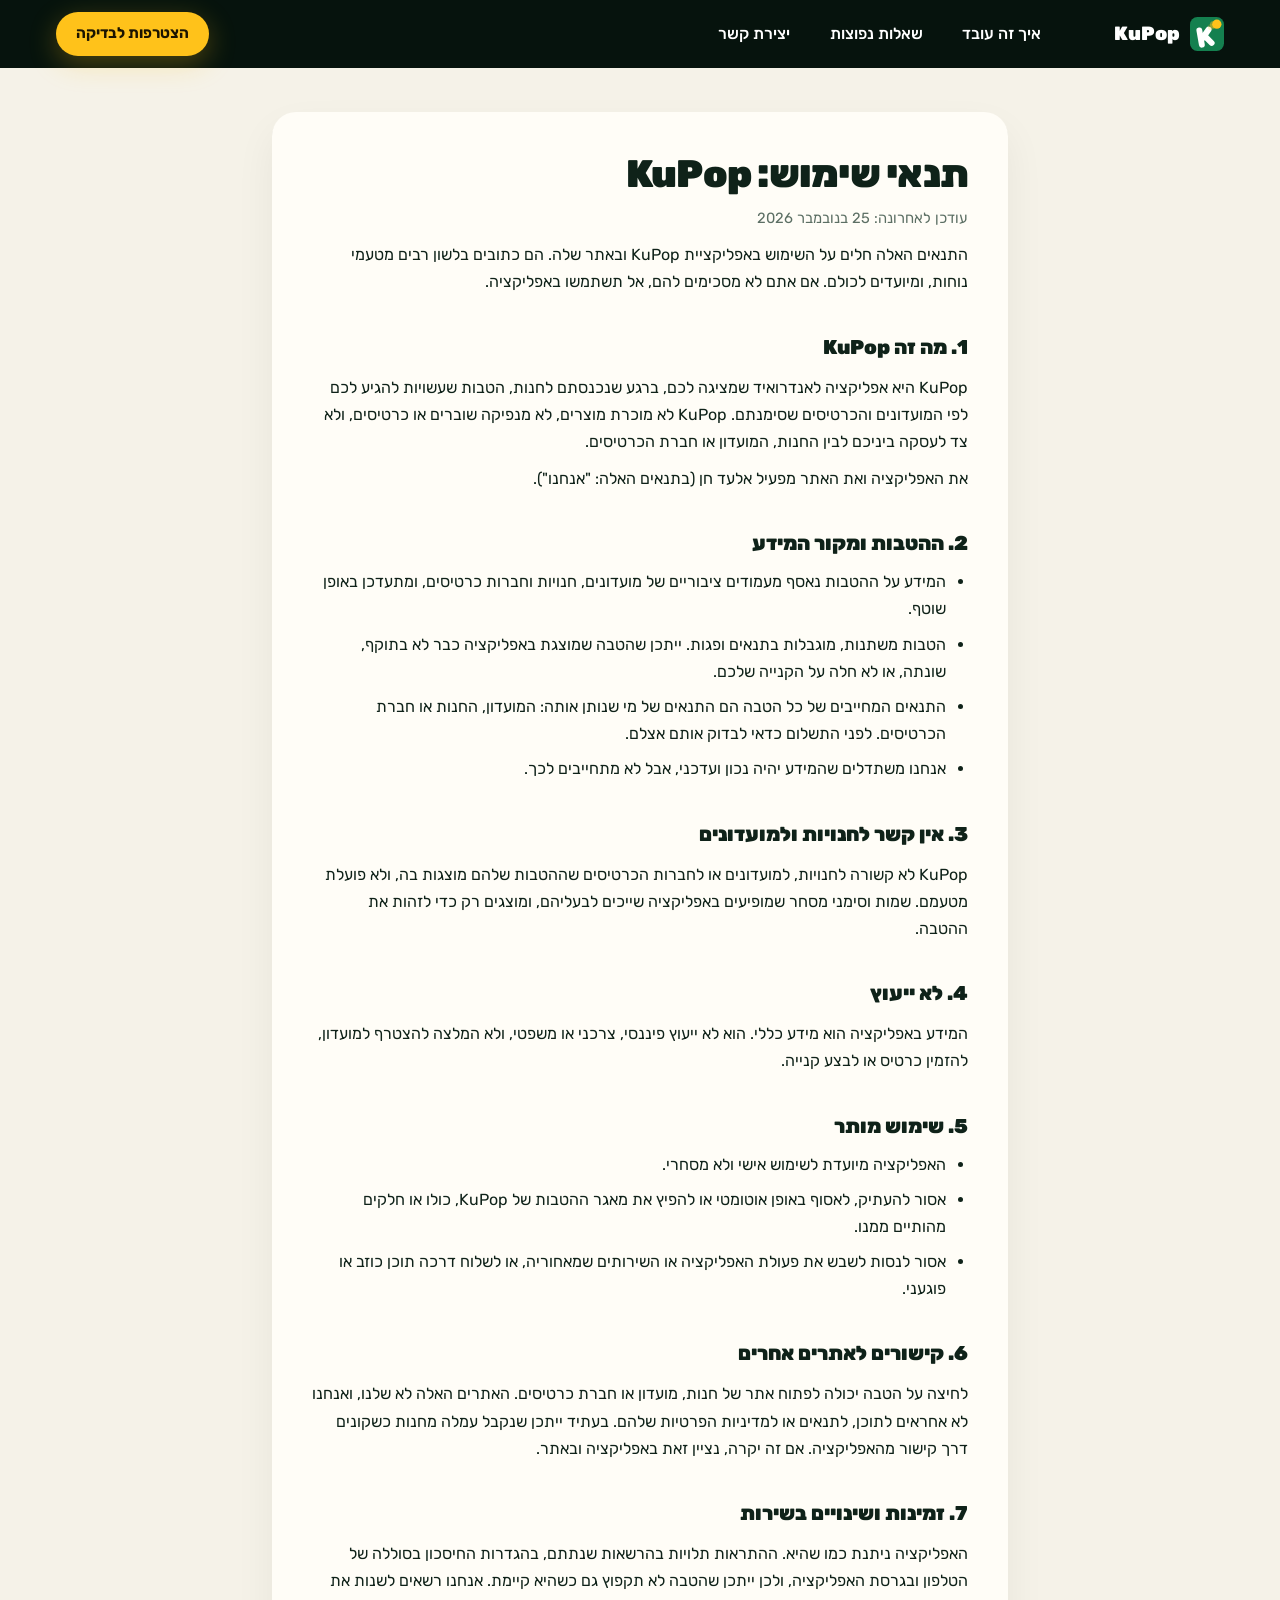
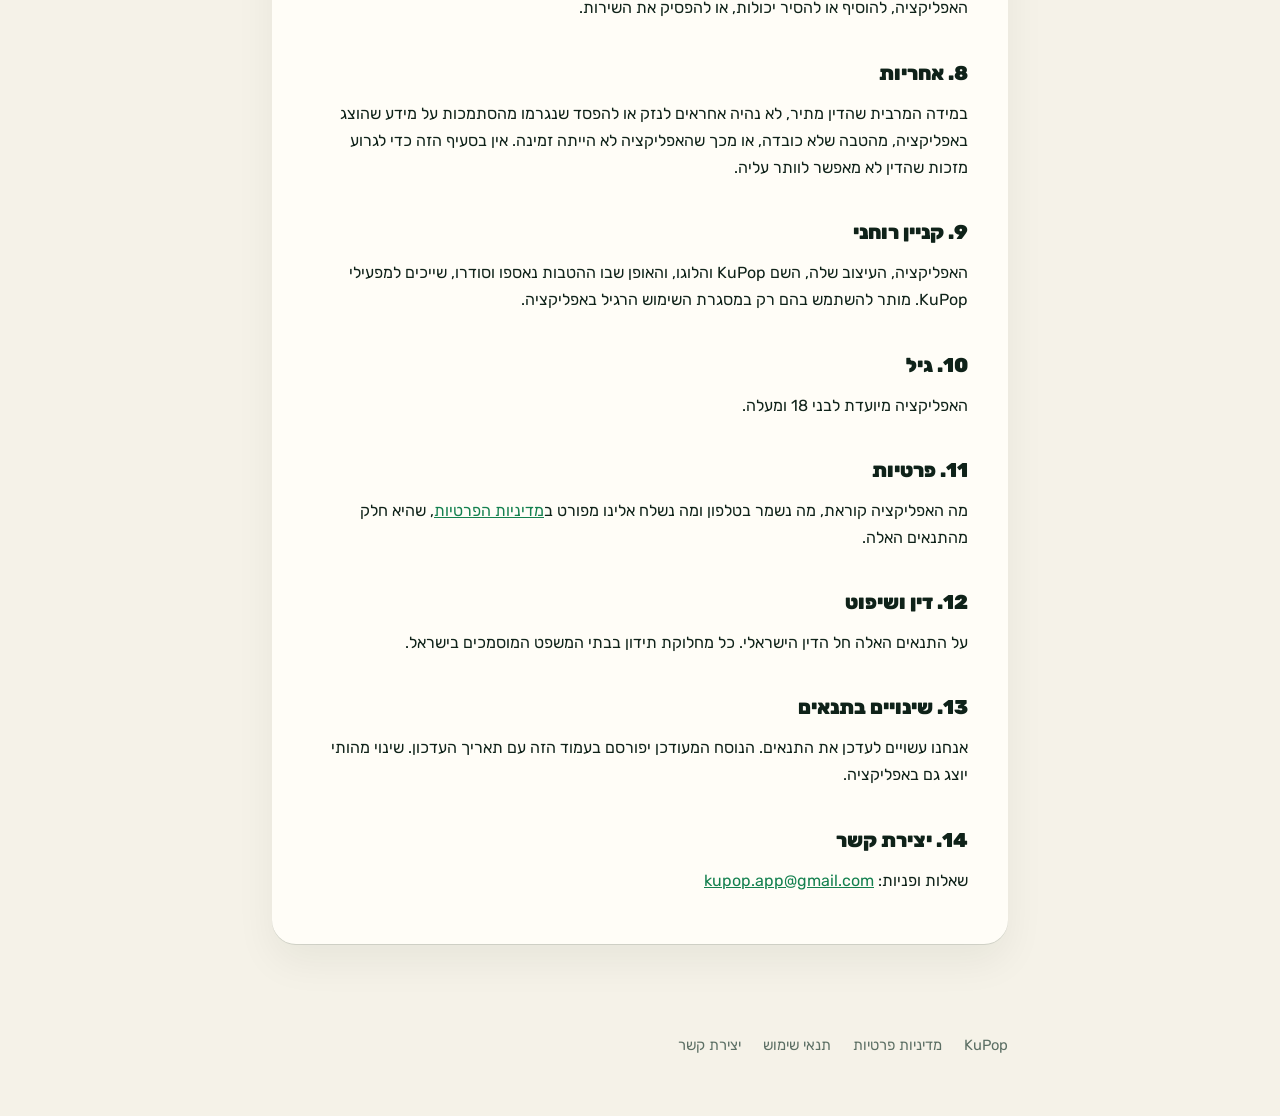
<file: terms.html>
<!doctype html>
<html lang="he" dir="rtl">
<head>
<meta charset="utf-8">
<meta name="viewport" content="width=device-width, initial-scale=1">
<title>KuPop: תנאי שימוש</title>
<meta name="description" content="תנאי השימוש של אפליקציית KuPop ושל האתר: מקור ההטבות, אחריות, שימוש מותר ויצירת קשר.">
<meta name="theme-color" content="#06130D">
<link rel="canonical" href="https://www.kupop.co.il/terms.html">
<link rel="icon" href="logo.svg" type="image/svg+xml">
<link rel="stylesheet" href="legal.css">
<link rel="stylesheet" href="nav.css">
<script src="nav.js"></script>
</head>
<body>
<header class="nav">
  <a class="brand" href="./"><img src="logo.svg" alt="">KuPop</a>
  <button class="nav-btn" id="nav-btn" type="button" aria-label="תפריט" aria-expanded="false" aria-controls="nav-menu"><svg viewBox="0 0 24 24" aria-hidden="true"><path class="bars" d="M4 7h16M4 12h16M4 17h16"/><path class="x" d="M6 6l12 12M18 6L6 18"/></svg></button>
  <nav class="nav-menu" id="nav-menu" aria-label="תפריט ראשי">
    <ul class="nav-links">
      <li><a href="./#how">איך זה עובד</a></li>
      <li><a href="./#faq">שאלות נפוצות</a></li>
      <li><a href="contact.html">יצירת קשר</a></li>
    </ul>
    <a class="nav-join" href="./#join">הצטרפות לבדיקה</a>
  </nav>
</header>
<main>
<section lang="he" dir="rtl">
  <h1>תנאי שימוש: KuPop</h1>
  <p class="meta">עודכן לאחרונה: 25 בנובמבר 2026</p>

  <p>התנאים האלה חלים על השימוש באפליקציית KuPop ובאתר שלה. הם כתובים בלשון רבים מטעמי נוחות, ומיועדים לכולם. אם אתם לא מסכימים להם, אל תשתמשו באפליקציה.</p>

  <h2>1. מה זה KuPop</h2>
  <p>KuPop היא אפליקציה לאנדרואיד שמציגה לכם, ברגע שנכנסתם לחנות, הטבות שעשויות להגיע לכם לפי המועדונים והכרטיסים שסימנתם. KuPop לא מוכרת מוצרים, לא מנפיקה שוברים או כרטיסים, ולא צד לעסקה ביניכם לבין החנות, המועדון או חברת הכרטיסים.</p>
  <p>את האפליקציה ואת האתר מפעיל אלעד חן (בתנאים האלה: "אנחנו").</p>

  <h2>2. ההטבות ומקור המידע</h2>
  <ul>
    <li>המידע על ההטבות נאסף מעמודים ציבוריים של מועדונים, חנויות וחברות כרטיסים, ומתעדכן באופן שוטף.</li>
    <li>הטבות משתנות, מוגבלות בתנאים ופגות. ייתכן שהטבה שמוצגת באפליקציה כבר לא בתוקף, שונתה, או לא חלה על הקנייה שלכם.</li>
    <li>התנאים המחייבים של כל הטבה הם התנאים של מי שנותן אותה: המועדון, החנות או חברת הכרטיסים. לפני התשלום כדאי לבדוק אותם אצלם.</li>
    <li>אנחנו משתדלים שהמידע יהיה נכון ועדכני, אבל לא מתחייבים לכך.</li>
  </ul>

  <h2>3. אין קשר לחנויות ולמועדונים</h2>
  <p>KuPop לא קשורה לחנויות, למועדונים או לחברות הכרטיסים שההטבות שלהם מוצגות בה, ולא פועלת מטעמם. שמות וסימני מסחר שמופיעים באפליקציה שייכים לבעליהם, ומוצגים רק כדי לזהות את ההטבה.</p>

  <h2>4. לא ייעוץ</h2>
  <p>המידע באפליקציה הוא מידע כללי. הוא לא ייעוץ פיננסי, צרכני או משפטי, ולא המלצה להצטרף למועדון, להזמין כרטיס או לבצע קנייה.</p>

  <h2>5. שימוש מותר</h2>
  <ul>
    <li>האפליקציה מיועדת לשימוש אישי ולא מסחרי.</li>
    <li>אסור להעתיק, לאסוף באופן אוטומטי או להפיץ את מאגר ההטבות של KuPop, כולו או חלקים מהותיים ממנו.</li>
    <li>אסור לנסות לשבש את פעולת האפליקציה או השירותים שמאחוריה, או לשלוח דרכה תוכן כוזב או פוגעני.</li>
  </ul>

  <h2>6. קישורים לאתרים אחרים</h2>
  <p>לחיצה על הטבה יכולה לפתוח אתר של חנות, מועדון או חברת כרטיסים. האתרים האלה לא שלנו, ואנחנו לא אחראים לתוכן, לתנאים או למדיניות הפרטיות שלהם. בעתיד ייתכן שנקבל עמלה מחנות כשקונים דרך קישור מהאפליקציה. אם זה יקרה, נציין זאת באפליקציה ובאתר.</p>

  <h2>7. זמינות ושינויים בשירות</h2>
  <p>האפליקציה ניתנת כמו שהיא. ההתראות תלויות בהרשאות שנתתם, בהגדרות החיסכון בסוללה של הטלפון ובגרסת האפליקציה, ולכן ייתכן שהטבה לא תקפוץ גם כשהיא קיימת. אנחנו רשאים לשנות את האפליקציה, להוסיף או להסיר יכולות, או להפסיק את השירות.</p>

  <h2>8. אחריות</h2>
  <p>במידה המרבית שהדין מתיר, לא נהיה אחראים לנזק או להפסד שנגרמו מהסתמכות על מידע שהוצג באפליקציה, מהטבה שלא כובדה, או מכך שהאפליקציה לא הייתה זמינה. אין בסעיף הזה כדי לגרוע מזכות שהדין לא מאפשר לוותר עליה.</p>

  <h2>9. קניין רוחני</h2>
  <p>האפליקציה, העיצוב שלה, השם KuPop והלוגו, והאופן שבו ההטבות נאספו וסודרו, שייכים למפעילי KuPop. מותר להשתמש בהם רק במסגרת השימוש הרגיל באפליקציה.</p>

  <h2>10. גיל</h2>
  <p>האפליקציה מיועדת לבני 18 ומעלה.</p>

  <h2>11. פרטיות</h2>
  <p>מה האפליקציה קוראת, מה נשמר בטלפון ומה נשלח אלינו מפורט ב<a href="privacy.html">מדיניות הפרטיות</a>, שהיא חלק מהתנאים האלה.</p>

  <h2>12. דין ושיפוט</h2>
  <p>על התנאים האלה חל הדין הישראלי. כל מחלוקת תידון בבתי המשפט המוסמכים בישראל.</p>

  <h2>13. שינויים בתנאים</h2>
  <p>אנחנו עשויים לעדכן את התנאים. הנוסח המעודכן יפורסם בעמוד הזה עם תאריך העדכון. שינוי מהותי יוצג גם באפליקציה.</p>

  <h2>14. יצירת קשר</h2>
  <p>שאלות ופניות: <a href="mailto:kupop.app@gmail.com">kupop.app@gmail.com</a></p>
</section>
</main>

<footer>
  <a href="./">KuPop</a><a href="privacy.html">מדיניות פרטיות</a><a href="terms.html">תנאי שימוש</a><a href="contact.html">יצירת קשר</a>
</footer>
</body>
</html>
</file>
<file: nav.css>
/* Top menu, shared by every page. Colours come from the page's own palette
   (--text, --surface, --line, --gold). nav.js adds the "js" class to <html>;
   without it the links stay in the open header and the menu button never shows. */
.nav .nav-menu{flex:1; display:flex; align-items:center; justify-content:space-between; gap:16px; margin-inline-start:clamp(16px,3.5vw,48px)}
.nav-links{display:flex; gap:clamp(2px,1.2vw,16px); margin:0; padding:0; list-style:none}
.nav-links li{margin:0}
.nav-links a{display:inline-flex; align-items:center; min-height:44px; padding:0 12px; color:inherit; font-weight:500; text-decoration:none; white-space:nowrap}
.nav-links a:hover,.nav-links a[aria-current]{text-decoration:underline; text-decoration-color:var(--gold); text-decoration-thickness:3px; text-underline-offset:9px}
.nav-links a[aria-current]{font-weight:700}
.nav-join{display:inline-flex; align-items:center; justify-content:center; min-height:44px; padding:0 20px; border-radius:999px; background:var(--gold); color:#1B1400;
  font-size:.95rem; font-weight:700; text-decoration:none; white-space:nowrap; box-shadow:0 8px 28px rgba(255,194,26,.28); transition:transform .3s, box-shadow .3s}
.nav-join:hover{transform:translateY(-2px); box-shadow:0 14px 36px rgba(255,194,26,.42)}
.nav-btn{display:none; align-items:center; justify-content:center; width:48px; height:48px; margin:-2px 0; margin-inline-end:-10px; padding:0; border:0; border-radius:14px;
  background:none; color:inherit; cursor:pointer}
.nav-btn svg{width:28px; height:28px; display:block; fill:none; stroke:currentColor; stroke-width:2.4; stroke-linecap:round}
.nav-btn .x,.nav-btn[aria-expanded="true"] .bars{display:none}
.nav-btn[aria-expanded="true"] .x{display:block}
/* The gold focus ring disappears on a light surface. */
.nav.solid :focus-visible,.nav-menu.open :focus-visible{outline-color:var(--text)}

@media (max-width:719px){
  .js .nav-btn{display:inline-flex}
  .js .nav .nav-menu{display:none; position:absolute; top:calc(100% + 6px); inset-inline:12px; margin:0; padding:12px; gap:12px; flex-direction:column; align-items:stretch;
    max-height:calc(100vh - 96px); overflow:auto; border-radius:24px; background:var(--surface); color:var(--text);
    box-shadow:0 0 0 1px var(--line), 0 24px 60px rgba(6,19,13,.45)}
  .js .nav .nav-menu.open{display:flex}
  .js .nav-links{flex-direction:column; gap:0}
  .js .nav-links a{display:flex; min-height:52px; padding:0 14px; font-size:1.1rem}
  .js .nav-links a[aria-current]{border-radius:14px; background:var(--bg)}
  .js .nav-join{min-height:50px; font-size:1.05rem; box-shadow:none}
  /* No script: two rows in the page flow, so the taller header covers nothing. */
  html:not(.js) .nav{position:relative; flex-wrap:wrap; gap:4px 16px}
  html:not(.js) .nav .nav-menu{flex:1 0 100%; flex-wrap:wrap; gap:4px 16px; margin:0}
  html:not(.js) .nav-links{flex-wrap:wrap; margin-inline-start:-12px}
}
@media (prefers-reduced-motion: reduce){ .nav-join{transition:none} .nav-join:hover{transform:none} }
@media print{ .nav .nav-menu,.nav .nav-btn{display:none !important} }
</file>
<file: legal.css>
/* Shared look of the text pages (privacy, terms, contact). Same palette as index.html. */
:root{
  --ink:#06130D; --green:#14804F; --green-2:#1FA568; --gold:#FFC21A;
  --bg:#F5F2E8; --surface:#FFFDF7; --text:#0F2219; --muted:#5C6F64; --line:rgba(15,34,25,.12); --link:#14804F;
}
@media (prefers-color-scheme: dark){
  :root{ --bg:#0A1711; --surface:#11231A; --text:#EAF2EC; --muted:#9DB3A6; --line:rgba(234,242,236,.14); --link:#4CC38A; }
}
@font-face{font-family:"Rubik"; font-style:normal; font-weight:300 900; font-display:swap; src:url(fonts/rubik-hebrew.woff2) format("woff2");
  unicode-range:U+0307-0308,U+0590-05FF,U+200C-2010,U+20AA,U+25CC,U+FB1D-FB4F}
@font-face{font-family:"Rubik"; font-style:normal; font-weight:300 900; font-display:swap; src:url(fonts/rubik-latin.woff2) format("woff2");
  unicode-range:U+0000-00FF,U+0131,U+0152-0153,U+02BB-02BC,U+02C6,U+02DA,U+02DC,U+0304,U+0308,U+0329,U+2000-206F,U+20AC,U+2122,U+2191,U+2193,U+2212,U+2215,U+FEFF,U+FFFD}
*{box-sizing:border-box}
html{scroll-behavior:smooth; -webkit-text-size-adjust:100%}
body{margin:0; background:var(--bg); color:var(--text); line-height:1.7; -webkit-font-smoothing:antialiased;
  font-family:"Rubik","Heebo","Segoe UI","Noto Sans Hebrew","Arial Hebrew",system-ui,sans-serif}
a{color:var(--link)}
:focus-visible{outline:3px solid var(--gold); outline-offset:3px; border-radius:6px}

.nav{position:sticky; top:0; z-index:10; display:flex; align-items:center; justify-content:space-between; gap:16px;
  padding:12px clamp(18px,5vw,56px); background:var(--ink); color:#fff}
.brand{display:flex; align-items:center; gap:10px; font-weight:900; font-size:1.2rem; text-decoration:none; color:inherit}
.brand img{width:34px; height:34px; display:block}

main [id]{scroll-margin-top:88px}
main{max-width:800px; margin:0 auto; padding:28px clamp(16px,4vw,32px) 64px}
.lang{display:flex; gap:10px; margin-bottom:8px}
.lang a{display:inline-flex; align-items:center; min-height:44px; padding:0 18px; border-radius:999px; text-decoration:none;
  font-weight:500; color:var(--text); background:var(--surface); box-shadow:inset 0 0 0 1px var(--line)}
section{background:var(--surface); border-radius:24px; padding:clamp(20px,4vw,40px); margin:16px 0;
  box-shadow:0 1px 0 var(--line), 0 18px 40px rgba(15,34,25,.06)}
h1{margin:0 0 4px; font-size:clamp(1.7rem,4vw,2.4rem); font-weight:900; letter-spacing:-.02em; line-height:1.15}
h2{margin:34px 0 8px; font-size:1.25rem; font-weight:900}
p{margin:10px 0}
.meta{color:var(--muted); font-size:.92rem}
ul,ol{padding-inline-start:22px; margin:8px 0}
li{margin:8px 0}
[lang="en"]{direction:ltr; text-align:left}

footer{max-width:800px; margin:0 auto; padding:0 clamp(16px,4vw,32px) 48px; color:var(--muted); font-size:.92rem;
  display:flex; flex-wrap:wrap; gap:6px 22px; align-items:center}
footer a{color:inherit; text-decoration:none; min-height:44px; display:inline-flex; align-items:center}
footer a:hover{color:var(--text)}

/* Contact form (contact.html) */
:root{--error:#B3261E}
@media (prefers-color-scheme: dark){ :root{--error:#FF9B8F} }
.form{display:grid; gap:18px; margin:22px 0 0}
.field{display:grid; gap:6px}
.field label{font-weight:500}
.field input,.field textarea{width:100%; min-height:48px; padding:11px 14px; font:inherit; line-height:1.6; color:var(--text);
  background:var(--bg); border:1.5px solid var(--muted); border-radius:14px; -webkit-appearance:none; appearance:none}
.field textarea{min-height:170px; resize:vertical; display:block}
.field input[dir="ltr"]{text-align:left}
.field input:focus-visible,.field textarea:focus-visible{border-color:var(--green); border-radius:14px; outline-offset:2px}
.field [aria-invalid="true"]{border-color:var(--error)}
.err{margin:0; color:var(--error); font-size:.92rem}
.hp{position:absolute; width:1px; height:1px; overflow:hidden; clip-path:inset(50%); white-space:nowrap}
.actions{display:grid; gap:10px; justify-items:start}
.actions .meta{margin:0}
.send{min-height:48px; padding:0 34px; font:inherit; font-weight:700; color:#fff; background:var(--green); border:0;
  border-radius:999px; cursor:pointer}
.send:hover{background:#0F6B41}
.send[disabled]{opacity:.65; cursor:progress}
.notice{margin:0; padding:14px 18px; border-radius:16px}
.notice.bad{background:rgba(179,38,30,.08); box-shadow:inset 0 0 0 1.5px var(--error)}
.notice.ok{margin-top:22px; padding:20px 22px; background:rgba(20,128,79,.1); box-shadow:inset 0 0 0 1.5px var(--green)}
.notice.ok h2{margin:0 0 4px}
.notice.ok p{margin:0}
[hidden]{display:none !important}
</file>
